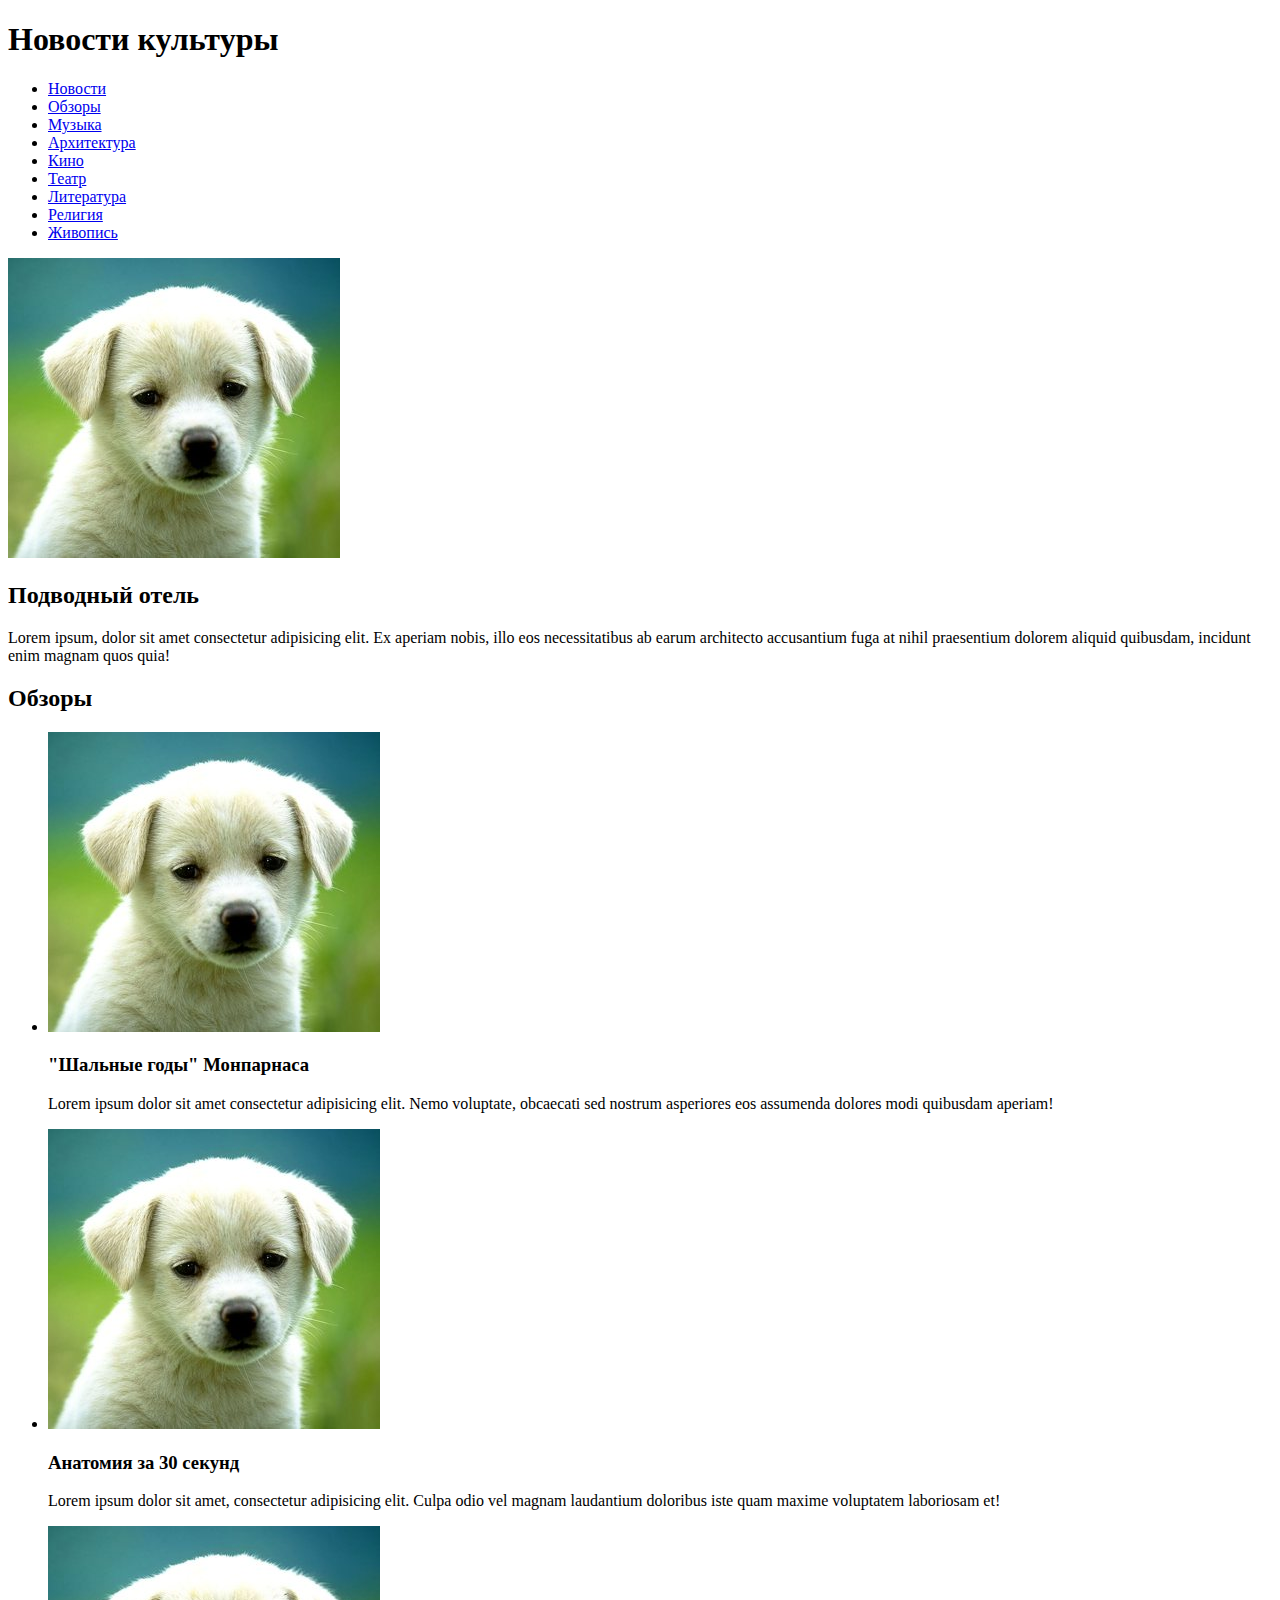
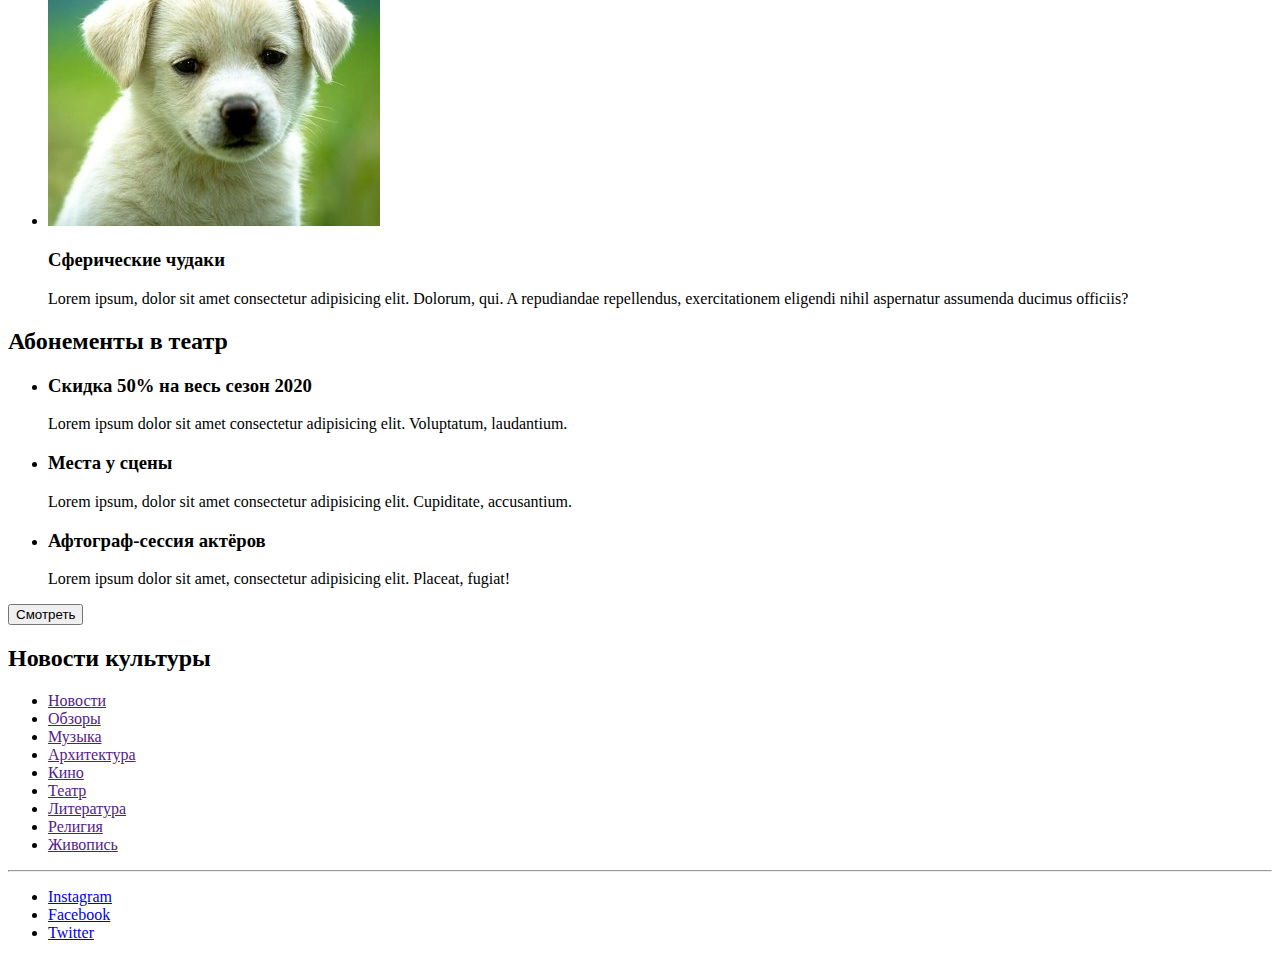
<file: case-1/index.html>
<!DOCTYPE html>
<html lang="en">
<head>
    <meta charset="UTF-8">
    <meta http-equiv="X-UA-Compatible" content="IE=edge">
    <meta name="viewport" content="width=device-width, initial-scale=1.0">
    <title>Новости культуры</title>
</head>
<body>
    <header class="header">
        <h1 class="header-title"><a class="header-main-link">Новости культуры</a></h1>
        <nav class="header-nav">
            <ul class="nav-list">
                <li class="nav-list-item"><a href="#">Новости</a></li>
                <li class="nav-list-item"><a href="#">Обзоры</a></li>
                <li class="nav-list-item"><a href="#">Музыка</a></li>
                <li class="nav-list-item"><a href="#">Архитектура</a></li>
                <li class="nav-list-item"><a href="#">Кино</a></li>
                <li class="nav-list-item"><a href="#">Театр</a></li>
                <li class="nav-list-item"><a href="#">Литература</a></li>
                <li class="nav-list-item"><a href="#">Религия</a></li>
                <li class="nav-list-item"><a href="#">Живопись</a></li>
            </ul>
        </nav>
    </header>
    <main>
        <section class="first-news">
            <img src="/dog.jpg" alt="Логотип горы">
            <h2 class="first-news-title">
                Подводный отель
            </h2>
            <p class="first-news-subtitle">
                Lorem ipsum, dolor sit amet consectetur adipisicing elit. Ex aperiam nobis, illo eos necessitatibus ab earum architecto accusantium fuga at nihil praesentium dolorem aliquid quibusdam, incidunt enim magnam quos quia!
            </p>
        </section>
        <section class="overview">
            <h2 class="overview-title">Обзоры</h2>
            <ul class="overview-list">
                <li class="overview-item">
                    <img src="/dog.jpg" alt="Картина" class="overview-item-image">
                    <h3 class="overview-item-title">"Шальные годы" Монпарнаса</h3>
                    <p class="overview-item-subtitle">Lorem ipsum dolor sit amet consectetur adipisicing elit. Nemo voluptate, obcaecati sed nostrum asperiores eos assumenda dolores modi quibusdam aperiam!</p>
                </li>
                <li class="overview-item">
                    <img src="/dog.jpg" alt="Руки в глине" class="overview-item-image">
                    <h3 class="overview-item-title">Анатомия за 30 секунд</h3>
                    <p class="overview-item-subtitle">Lorem ipsum dolor sit amet, consectetur adipisicing elit. Culpa odio vel magnam laudantium doloribus iste quam maxime voluptatem laboriosam et!</p>
                </li>
                <li class="overview-item">
                    <img src="/dog.jpg" alt="Спектакль" class="overview-item-image">
                    <h3 class="overview-item-title">Сферические чудаки</h3>
                    <p class="overview-item-subtitle">Lorem ipsum, dolor sit amet consectetur adipisicing elit. Dolorum, qui. A repudiandae repellendus, exercitationem eligendi nihil aspernatur assumenda ducimus officiis?</p>
                </li>
            </ul>
        </section>

        <section class="abonements">
            <h2 class="abonements-title">Абонементы в театр</h2>
            <ul class="abonements-list">
                <li class="abonements-list-item">
                    <h3 class="abonements-item-title">Скидка 50% на весь сезон 2020</h3>
                    <p class="abonements-item-subtittle">Lorem ipsum dolor sit amet consectetur adipisicing elit. Voluptatum, laudantium.</p>
                </li>
                <li class="abonements-list-item">
                    <h3 class="abonements-item-title">Места у сцены</h3>
                    <p class="abonements-item-subtittle">Lorem ipsum, dolor sit amet consectetur adipisicing elit. Cupiditate, accusantium.</p>
                </li>
                <li class="abonements-list-item">
                    <h3 class="abonements-item-title">Афтограф-сессия актёров</h3>
                    <p class="abonements-item-subtittle">Lorem ipsum dolor sit amet, consectetur adipisicing elit. Placeat, fugiat!</p>
                </li>
            </ul>
            <button class="btn">Смотреть</button>
        </section>
    </main>
    <footer>
        <h2 class="footer-title">Новости культуры</h2>
        <ul class="footer-list">
            <li class="footer-list-item"><a href="">Новости</a></li>
            <li class="footer-list-item"><a href="">Обзоры</a></li>
            <li class="footer-list-item"><a href="">Музыка</a></li>
            <li class="footer-list-item"><a href="">Архитектура</a></li>
            <li class="footer-list-item"><a href="">Кино</a></li>
            <li class="footer-list-item"><a href="">Театр</a></li>
            <li class="footer-list-item"><a href="">Литература</a></li>
            <li class="footer-list-item"><a href="">Религия</a></li>
            <li class="footer-list-item"><a href="">Живопись</a></li>
        </ul>
        <hr>
        <ul class="footer-social-list">
            <li class="social-list-item"><a href="#">Instagram</a></li>
            <li class="social-list-item"><a href="#">Facebook</a></li>
            <li class="social-list-item"><a href="#">Twitter</a></li>
        </ul>
    </footer>
</body>
</html>
</file>
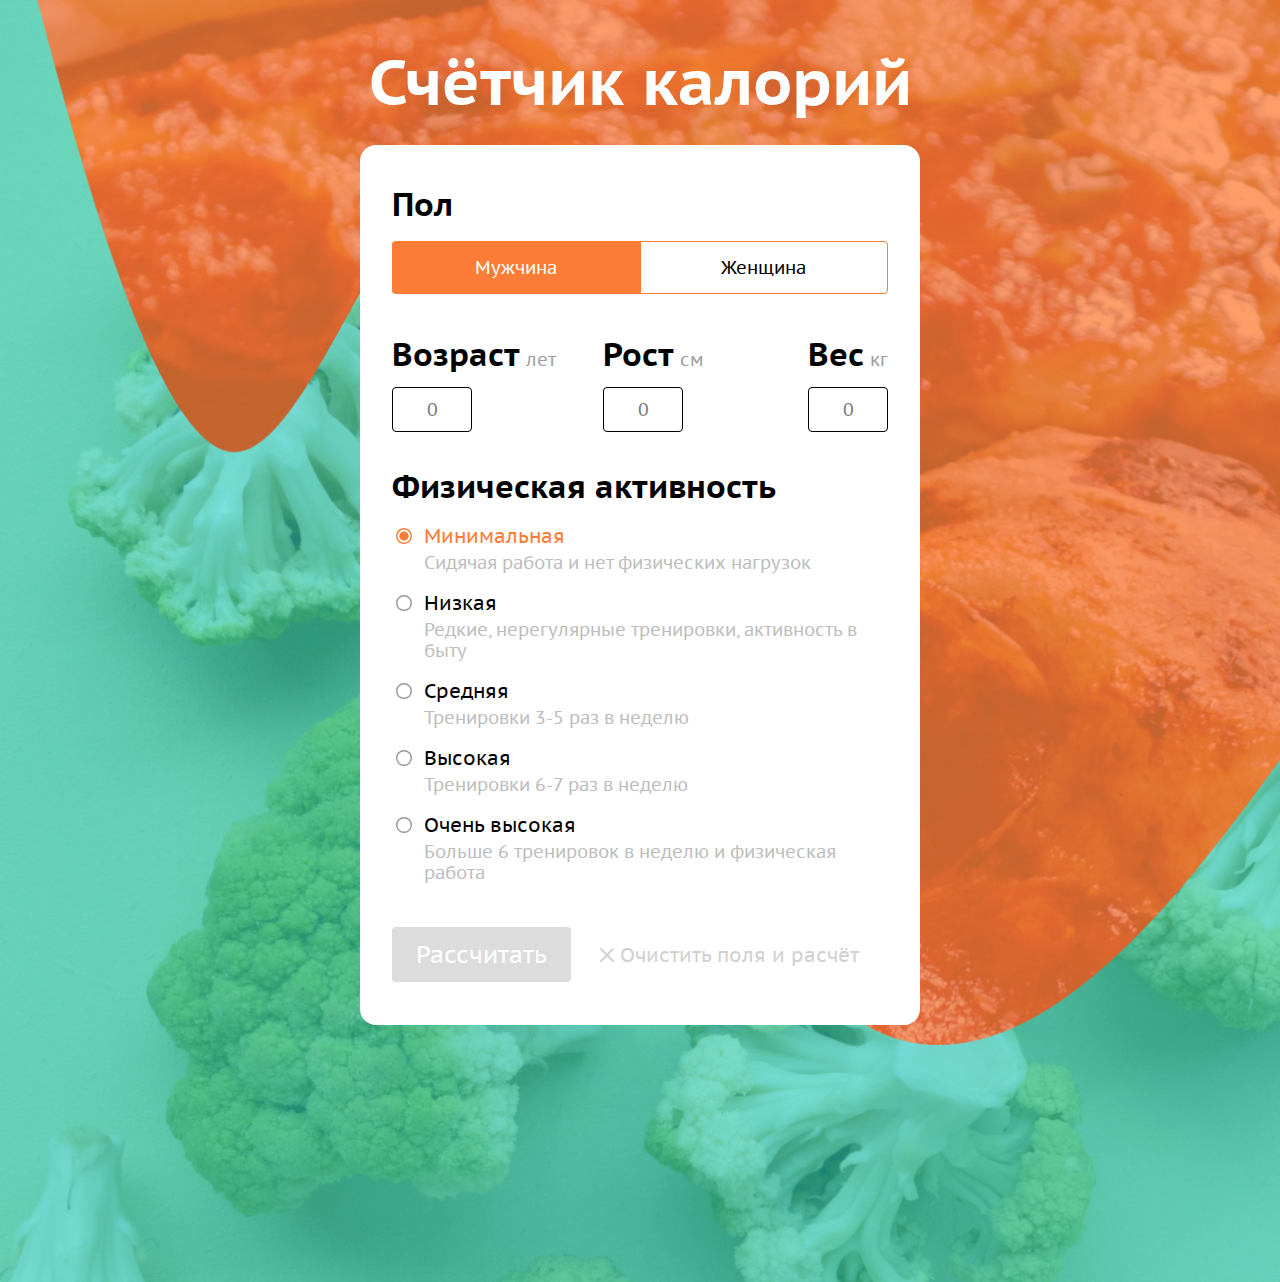
<file: projects/calories-calculator/index.html>
<!DOCTYPE html>
<html lang="ru">
<head>
  <meta charset="UTF-8">
  <meta name="viewport" content="width=device-width, initial-scale=1.0, viewport-fit=cover">
  <link rel="preload" href="fonts/pt-sans-caption-bold.woff2" as="font" type="font/woff2" crossorigin="anonymous">
  <link rel="preload" href="fonts/pt-sans-caption-regular.woff2" as="font" type="font/woff2" crossorigin="anonymous">
  <link rel="stylesheet" href="css/normalize.css">
  <link rel="stylesheet" href="css/style.css">
  <title>Счётчик калорий</title>
</head>
<body class="page">
  <main class="main">
    <div class="container">
      <article class="counter">
        <h1 class="counter__heading heading-main">
          Счётчик калорий
        </h1>
        <form class="counter__form form" name="counter" action="#" method="POST">
          <div class="form__item">
            <h2 class="heading">
              Пол
            </h2>
            <ul class="switcher">
              <li class="switcher__item">
                <input id="gender-male" name="gender" value="male" type="radio" checked required>
                <label for="gender-male">
                  Мужчина
                </label>
              </li>
              <li class="switcher__item">
                <input id="gender-female" name="gender" value="female" type="radio" required>
                <label for="gender-female">
                  Женщина
                </label>
              </li>
            </ul>
          </div>
          <fieldset class="form__item form__parameters" name="parameters">
            <legend class="visually-hidden">
              Физические параметры
            </legend>
            <div class="inputs-group">
              <div class="input">
                <div class="input__heading">
                  <label class="heading" for="age">
                    Возраст
                  </label>
                  <span class="input__heading-unit">
                    лет
                  </span>
                </div>
                <div class="input__wrapper">
                  <input type="text" id="age" name="age" placeholder="0" inputmode="decimal" maxlength="3" required>
                </div>
              </div>
              <div class="input">
                <div class="input__heading">
                  <label class="heading" for="height">
                    Рост
                  </label>
                  <span class="input__heading-unit">
                    см
                  </span>
                </div>
                <div class="input__wrapper">
                  <input type="text" id="height" name="height" placeholder="0" inputmode="decimal" maxlength="3" required>
                </div>
              </div>
              <div class="input">
                <div class="input__heading">
                  <label class="heading" for="weight">
                    Вес
                  </label>
                  <span class="input__heading-unit">
                    кг
                  </span>
                </div>
                <div class="input__wrapper">
                  <input type="text" id="weight" name="weight" placeholder="0" inputmode="decimal" maxlength="3" required>
                </div>
              </div>
            </div>
          </fieldset>
          <fieldset class="form__item">
            <legend class="heading">
              Физическая активность
            </legend>
            <ul class="radios-group">
              <li class="radio">
                <div class="radio__wrapper">
                  <input id="activity-minimal" name="activity" value="min" type="radio" checked required>
                  <label for="activity-minimal">
                    Минимальная
                  </label>
                </div>
                <p class="radio__description">
                  Сидячая работа и нет физических нагрузок
                </p>
              </li>
              <li class="radio">
                <div class="radio__wrapper">
                  <input id="activity-low" name="activity" value="low" type="radio" required>
                  <label for="activity-low">
                    Низкая
                  </label>
                </div>
                <p class="radio__description">
                  Редкие, нерегулярные тренировки, активность в быту
                </p>
              </li>
              <li class="radio">
                <div class="radio__wrapper">
                  <input id="activity-medium" name="activity" value="medium" type="radio" required>
                  <label for="activity-medium">
                    Средняя
                  </label>
                </div>
                <p class="radio__description">
                  Тренировки 3-5 раз в неделю
                </p>
              </li>
              <li class="radio">
                <div class="radio__wrapper">
                  <input id="activity-high" name="activity" value="high" type="radio" required>
                  <label for="activity-high">
                    Высокая
                  </label>
                </div>
                <p class="radio__description">
                  Тренировки 6-7 раз в неделю
                </p>
              </li>
              <li class="radio">
                <div class="radio__wrapper">
                  <input id="activity-maximal" name="activity" value="max" type="radio" required>
                  <label for="activity-maximal">
                    Очень высокая
                  </label>
                </div>
                <p class="radio__description">
                  Больше 6 тренировок в неделю и физическая работа
                </p>
              </li>
            </ul>
          </fieldset>
          <div class="form__submit">
            <button class="form__submit-button button" name="submit" type="submit" disabled>
              Рассчитать
            </button>
            <button class="form__reset-button" name="reset" type="reset" disabled>
              <svg width="24" height="24" viewbox="0 0 24 24" fill="#FD3636" xmlns="http://www.w3.org/2000/svg">
                <path fill-rule="evenodd" clip-rule="evenodd" d="M13.4143 12.0002L18.7072 6.70725C19.0982 6.31625 19.0982 5.68425 18.7072 5.29325C18.3162 4.90225 17.6842 4.90225 17.2933 5.29325L12.0002 10.5862L6.70725 5.29325C6.31625 4.90225 5.68425 4.90225 5.29325 5.29325C4.90225 5.68425 4.90225 6.31625 5.29325 6.70725L10.5862 12.0002L5.29325 17.2933C4.90225 17.6842 4.90225 18.3162 5.29325 18.7072C5.48825 18.9022 5.74425 19.0002 6.00025 19.0002C6.25625 19.0002 6.51225 18.9022 6.70725 18.7072L12.0002 13.4143L17.2933 18.7072C17.4882 18.9022 17.7443 19.0002 18.0002 19.0002C18.2562 19.0002 18.5122 18.9022 18.7072 18.7072C19.0982 18.3162 19.0982 17.6842 18.7072 17.2933L13.4143 12.0002Z"/>
              </svg>
              <span>
                Очистить поля и расчёт
              </span>
            </button>
          </div>
        </form>
        <section class="counter__result counter__result--hidden">
          <h2 class="heading">
            Ваша норма калорий
          </h2>
          <ul class="counter__result-list">
            <li class="counter__result-item">
              <h3>
                <span id="calories-norm">3 800</span> ккал
              </h3>
              <p>
                поддержание веса
              </p>
            </li>
            <li class="counter__result-item">
              <h3>
                <span id="calories-minimal">3 300</span> ккал
              </h3>
              <p>
                снижение веса
              </p>
            </li>
            <li class="counter__result-item">
              <h3>
                <span id="calories-maximal">4 000</span> ккал
              </h3>
              <p>
                набор веса
              </p>
            </li>
          </ul>
        </section>
      </article>
    </div>
  </main>
  <script type="module" src="js/script.js"></script>
</body>
</html>
</file>
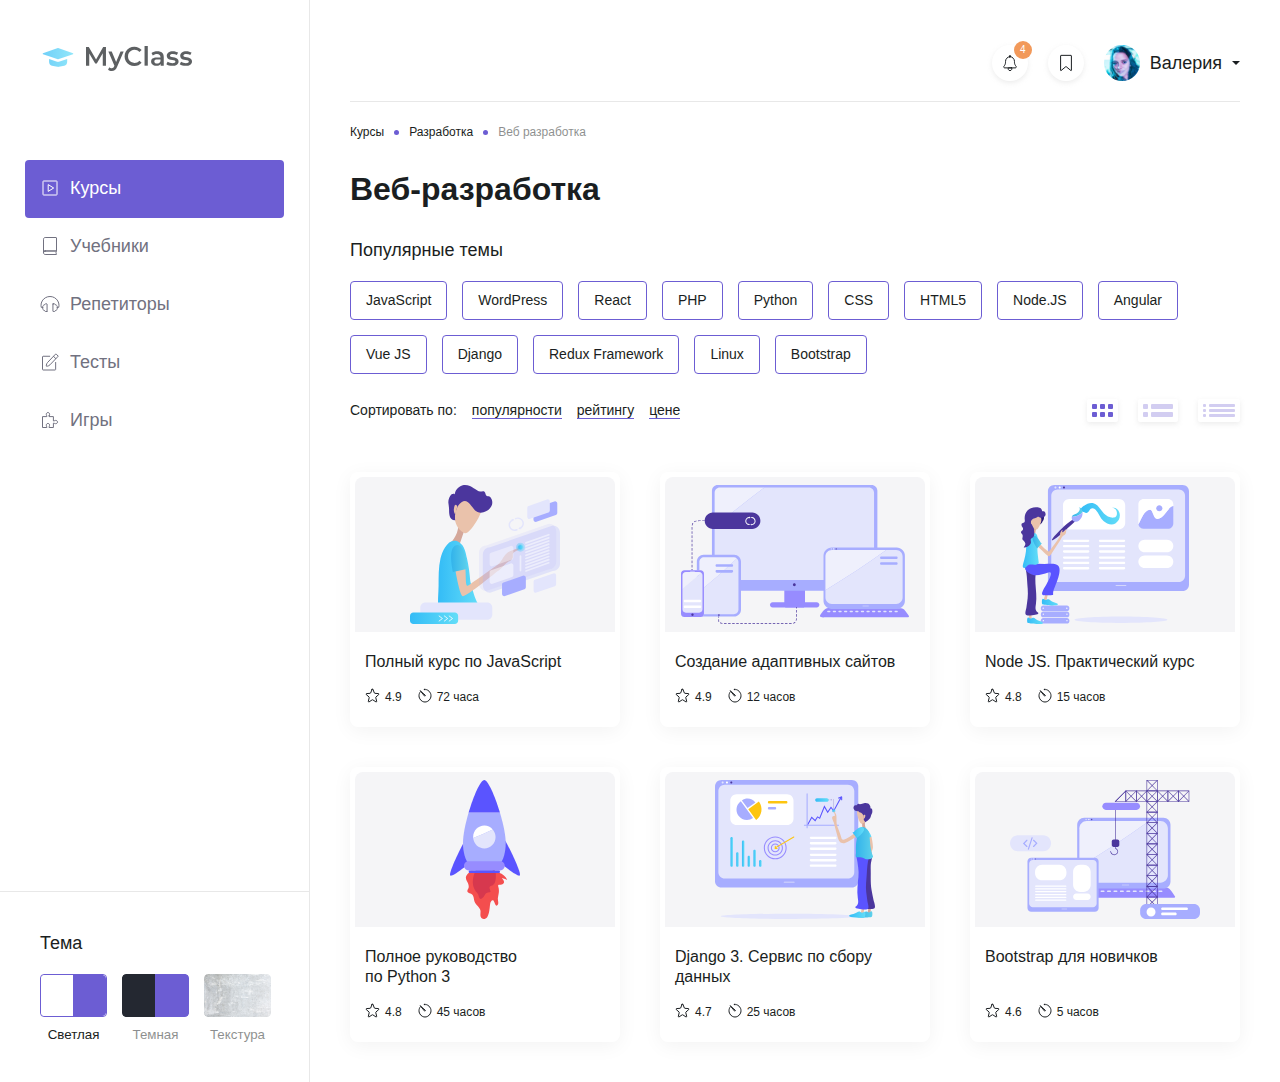
<file: skills/DOM/index.html>
<!DOCTYPE html>
<html lang="ru">
  <head>
    <meta charset="utf-8">
    <meta name="viewport" content="width=device-width, initial-scale=1">
    <link rel="stylesheet" href="css/style.css">
    <title>Online образование с MyClass</title>
  </head>
  <body class="page container">
    <!--SVG Sprite-->
    <div style="display: none;">
      <svg>
        <symbol id="star">
          <path d="M7.05863 1.31256C7.2184 0.895814 7.7816 0.895815 7.94137 1.31256L9.35687 5.00488C9.4249 5.18235 9.58391 5.30336 9.76606 5.31629L13.5558 5.58547C13.9836 5.61585 14.1576 6.17693 13.8286 6.46487L10.9137 9.01603C10.7736 9.13865 10.7128 9.33445 10.7574 9.51991L11.6841 13.3786C11.7887 13.8141 11.333 14.1609 10.9699 13.9221L7.75289 11.8065C7.59827 11.7048 7.40173 11.7048 7.24711 11.8065L4.03006 13.9221C3.66696 14.1609 3.21132 13.8141 3.31592 13.3786L4.24263 9.51991C4.28717 9.33445 4.22644 9.13865 4.08634 9.01603L1.17138 6.46487C0.842371 6.17693 1.01641 5.61585 1.44416 5.58547L5.23394 5.31629C5.41609 5.30336 5.5751 5.18235 5.64313 5.00488L7.05863 1.31256Z" fill="none" stroke-linecap="square"/>
        </symbol>
        <symbol id="time">
          <path d="M2.8793 4.43847C2.74676 4.67203 2.62942 4.91634 2.52864 5.16999L2.45672 5.35101C1.84776 6.88371 1.84776 8.60584 2.45672 10.1385C3.06569 11.6713 4.23373 12.889 5.7039 13.5238C7.17407 14.1587 8.82593 14.1587 10.2961 13.5238C11.7663 12.889 12.9343 11.6713 13.5433 10.1385C14.1522 8.60584 14.1522 6.88371 13.5433 5.35101C12.9343 3.8183 11.7663 2.60057 10.2961 1.9657C10.0385 1.85447 9.77538 1.76273 9.50861 1.69048M7.50367 1.32179C7.55442 1.19406 7.65176 1.09258 7.77427 1.03968C7.89679 0.986774 8.03444 0.986774 8.15696 1.03968C8.27947 1.09258 8.37681 1.19406 8.42755 1.32179C8.4783 1.44951 8.4783 1.59302 8.42755 1.72075C8.37681 1.84848 8.27947 1.94995 8.15696 2.00286C8.03444 2.05576 7.89679 2.05576 7.77427 2.00286C7.65176 1.94995 7.55442 1.84848 7.50367 1.72075C7.45293 1.59302 7.45293 1.44951 7.50367 1.32179ZM3.40762 2.97006L8.19738 7.19534C8.31479 7.29891 8.38251 7.45112 8.38251 7.61146C8.38251 7.91251 8.14841 8.15657 7.85964 8.15657C7.70584 8.15657 7.55984 8.08597 7.46049 7.96357L3.40762 2.97006Z" fill="none" stroke-linecap="round" stroke-linejoin="round"/>
        </symbol>
      </svg>
    </div>
    <header class="main-header">
      <nav class="main-nav">
        <a class="main-header-logo" href="#">
          <svg class="logo" width="152" height="36" viewBox="0 0 152 36" fill="none">
            <path d="M62.7835 25.6713L62.7574 13.3701L56.754 23.5504H55.2401L49.2366 13.5292V25.6713H46V7.11347H48.7929L56.0492 19.4146L63.175 7.11347H65.9679L65.994 25.6713H62.7835Z"/>
            <path d="M83.667 11.5143L77.1415 26.8112C76.5325 28.3489 75.7929 29.427 74.9229 30.0456C74.0528 30.6819 73 31 71.7646 31C71.0685 31 70.3812 30.8851 69.7025 30.6554C69.0239 30.4256 68.467 30.1075 68.032 29.701L69.3371 27.2619C69.6503 27.5624 70.0157 27.801 70.4334 27.9777C70.8684 28.1545 71.3034 28.2428 71.7385 28.2428C72.3127 28.2428 72.7825 28.0926 73.148 27.7922C73.5308 27.4917 73.8788 26.988 74.192 26.281L74.4269 25.7243L68.3452 11.5143H71.7385L76.1236 21.9862L80.5348 11.5143H83.667Z"/>
            <path d="M94.349 25.9364C92.5044 25.9364 90.8339 25.5299 89.3374 24.7169C87.8583 23.8862 86.6924 22.7462 85.8398 21.2969C85.0045 19.8476 84.5869 18.2128 84.5869 16.3924C84.5869 14.5719 85.0132 12.9371 85.8659 11.4878C86.7185 10.0385 87.8844 8.90739 89.3635 8.09438C90.86 7.2637 92.5305 6.84836 94.3751 6.84836C95.8716 6.84836 97.2376 7.11347 98.4731 7.64369C99.7086 8.17391 100.753 8.94274 101.605 9.95016L99.4127 12.0445C98.0902 10.5953 96.4632 9.87063 94.5317 9.87063C93.2788 9.87063 92.1564 10.1534 91.1646 10.719C90.1727 11.2669 89.3983 12.0357 88.8415 13.0255C88.2846 14.0152 88.0062 15.1375 88.0062 16.3924C88.0062 17.6472 88.2846 18.7695 88.8415 19.7593C89.3983 20.749 90.1727 21.5267 91.1646 22.0923C92.1564 22.6402 93.2788 22.9141 94.5317 22.9141C96.4632 22.9141 98.0902 22.1806 99.4127 20.7137L101.605 22.8346C100.753 23.842 99.6999 24.6108 98.447 25.141C97.2115 25.6713 95.8455 25.9364 94.349 25.9364Z"/>
            <path d="M104.543 6H107.806V25.6713H104.543V6Z"/>
            <path d="M117.413 11.3552C119.467 11.3552 121.033 11.859 122.112 12.8664C123.208 13.8561 123.756 15.3584 123.756 17.3733V25.6713H120.676V23.948C120.276 24.5666 119.701 25.0438 118.953 25.3796C118.222 25.6978 117.335 25.8568 116.291 25.8568C115.247 25.8568 114.333 25.6801 113.55 25.3266C112.767 24.9555 112.158 24.4517 111.723 23.8155C111.305 23.1615 111.097 22.4281 111.097 21.6151C111.097 20.3425 111.558 19.3263 112.48 18.5663C113.42 17.7886 114.89 17.3998 116.891 17.3998H120.493V17.1877C120.493 16.1979 120.197 15.438 119.606 14.9077C119.032 14.3775 118.17 14.1124 117.022 14.1124C116.239 14.1124 115.464 14.2361 114.699 14.4836C113.95 14.731 113.315 15.0756 112.793 15.5175L111.514 13.105C112.245 12.5394 113.124 12.1064 114.15 11.8059C115.177 11.5055 116.265 11.3552 117.413 11.3552ZM116.969 23.4443C117.787 23.4443 118.509 23.2587 119.136 22.8876C119.78 22.4988 120.232 21.9509 120.493 21.2439V19.6002H117.126C115.247 19.6002 114.307 20.2276 114.307 21.4825C114.307 22.0834 114.542 22.5606 115.012 22.9141C115.482 23.2676 116.134 23.4443 116.969 23.4443Z"/>
            <path d="M132.25 25.8568C131.119 25.8568 130.014 25.7066 128.935 25.4062C127.856 25.1057 126.995 24.7257 126.351 24.2662L127.604 21.7476C128.23 22.1718 128.979 22.5164 129.849 22.7815C130.736 23.029 131.606 23.1527 132.459 23.1527C134.408 23.1527 135.382 22.6313 135.382 21.5885C135.382 21.0937 135.13 20.749 134.625 20.5546C134.138 20.3602 133.346 20.1746 132.25 19.9979C131.102 19.8211 130.162 19.6179 129.431 19.3881C128.718 19.1584 128.091 18.7607 127.552 18.1951C127.03 17.6119 126.769 16.8077 126.769 15.7826C126.769 14.4394 127.317 13.3701 128.413 12.5748C129.527 11.7618 131.023 11.3552 132.903 11.3552C133.86 11.3552 134.817 11.4701 135.774 11.6999C136.731 11.912 137.514 12.2036 138.123 12.5748L136.87 15.0933C135.687 14.3864 134.356 14.0329 132.877 14.0329C131.919 14.0329 131.189 14.1831 130.684 14.4836C130.197 14.7663 129.953 15.1463 129.953 15.6235C129.953 16.1538 130.214 16.5338 130.736 16.7635C131.276 16.9756 132.102 17.1789 133.216 17.3733C134.33 17.55 135.243 17.7533 135.957 17.983C136.67 18.2128 137.279 18.6016 137.784 19.1495C138.306 19.6974 138.567 20.4751 138.567 21.4825C138.567 22.8081 138.001 23.8685 136.87 24.6638C135.739 25.4592 134.199 25.8568 132.25 25.8568Z"/>
            <path d="M145.683 25.8568C144.552 25.8568 143.447 25.7066 142.368 25.4062C141.29 25.1057 140.428 24.7257 139.784 24.2662L141.037 21.7476C141.664 22.1718 142.412 22.5164 143.282 22.7815C144.169 23.029 145.04 23.1527 145.892 23.1527C147.841 23.1527 148.816 22.6313 148.816 21.5885C148.816 21.0937 148.563 20.749 148.059 20.5546C147.571 20.3602 146.78 20.1746 145.683 19.9979C144.535 19.8211 143.595 19.6179 142.864 19.3881C142.151 19.1584 141.524 18.7607 140.985 18.1951C140.463 17.6119 140.202 16.8077 140.202 15.7826C140.202 14.4394 140.75 13.3701 141.846 12.5748C142.96 11.7618 144.457 11.3552 146.336 11.3552C147.293 11.3552 148.25 11.4701 149.207 11.6999C150.164 11.912 150.947 12.2036 151.556 12.5748L150.303 15.0933C149.12 14.3864 147.789 14.0329 146.31 14.0329C145.353 14.0329 144.622 14.1831 144.117 14.4836C143.63 14.7663 143.386 15.1463 143.386 15.6235C143.386 16.1538 143.647 16.5338 144.169 16.7635C144.709 16.9756 145.535 17.1789 146.649 17.3733C147.763 17.55 148.676 17.7533 149.39 17.983C150.103 18.2128 150.712 18.6016 151.217 19.1495C151.739 19.6974 152 20.4751 152 21.4825C152 22.8081 151.434 23.8685 150.303 24.6638C149.172 25.4592 147.632 25.8568 145.683 25.8568Z"/>
            <path d="M8.2962 16.0265L17.8572 19.3536C17.95 19.3859 18.0504 19.3859 18.1432 19.3536L32.991 14.1867C33.4033 14.0433 33.4033 13.4345 32.991 13.2911L18.1432 8.12422C18.0504 8.09192 17.95 8.09192 17.8572 8.12422L3.00937 13.2911C2.59714 13.4345 2.59714 14.0433 3.00937 14.1867L8.2962 16.0265Z" fill="url(#paint0_linear)"/>
            <path d="M9.08895 21.972V19.039L17.0708 21.8166C17.6741 22.0265 18.3263 22.0265 18.9296 21.8166L27.1753 18.9472V21.972C27.1753 23.7721 25.9582 25.3219 24.2674 25.675L18.8415 26.8079C18.3732 26.9056 17.891 26.9056 17.4227 26.8079L11.9968 25.675C10.306 25.3219 9.08895 23.7721 9.08895 21.972Z" fill="url(#paint1_linear)"/>
            <defs>
            <linearGradient id="paint0_linear" x1="2.7002" y1="18" x2="33.3002" y2="18" gradientUnits="userSpaceOnUse">
            <stop stop-color="#34BCF6"/>
            <stop offset="1" stop-color="#63DDF8"/>
            </linearGradient>
            <linearGradient id="paint1_linear" x1="2.7002" y1="18" x2="33.3002" y2="18" gradientUnits="userSpaceOnUse">
            <stop stop-color="#34BCF6"/>
            <stop offset="1" stop-color="#63DDF8"/>
            </linearGradient>
            </defs>
          </svg>
        </a>
        <ul class="site-navigation">
          <li class="site-navigation-item">
            <a class="site-navigation-link site-navigation-link-active" href="#">
              <svg  width="20" height="20" viewBox="0 0 20 20">
                <path fill="none" stroke-miterlimit="10" d="M3.5,3h13C16.8,3,17,3.2,17,3.5v13c0,0.3-0.2,0.5-0.5,0.5h-13C3.2,17,3,16.8,3,16.5v-13C3,3.2,3.2,3,3.5,3z"/>
                <polygon fill="none" stroke-miterlimit="10" points="13.7,10 8.2,6.6 8.2,13.4 "/>
                </svg>
              <span>Курсы</span>
            </a>
          </li>
          <li class="site-navigation-item">
            <a class="site-navigation-link" href="#">
              <svg width="20" height="20" viewBox="0 0 20 20" fill="none">
                <path d="M5.125 14.9828C4.25025 14.9828 3.53694 15.7308 3.50139 16.668C3.50133 16.6695 3.5 16.6696 3.5 16.6681V3.25862C3.5 2.28736 4.22754 1.5 5.125 1.5H16.2347C16.3812 1.5 16.5 1.62855 16.5 1.78712V14.9095C16.5 14.95 16.4697 14.9828 16.4323 14.9828H5.125ZM5.125 14.9828C4.22754 14.9828 3.5 15.7701 3.5 16.7414C3.5 17.7126 4.22754 18.5 5.125 18.5H16.4323C16.4697 18.5 16.5 18.4672 16.5 18.4267V18.2943C16.5 18.1268 16.4299 17.9707 16.3309 17.842C16.0982 17.5397 15.9583 17.1509 15.9583 16.7267C15.9583 16.3026 16.0982 15.9138 16.3309 15.6115C16.4299 15.4827 16.5 15.3266 16.5 15.1591V15.0011C16.5 14.991 16.4924 14.9828 16.4831 14.9828H5.125Z" stroke-linecap="round" stroke-linejoin="round"/>
                </svg>
              <span>Учебники</span>
            </a>
          </li>
          <li class="site-navigation-item">
            <a class="site-navigation-link" href="#">
              <svg width="20" height="20" viewBox="0 0 20 20" fill="none">
                <path d="M2.72771 13.5813L1.22964 13.3358C1.07866 12.6917 1 12.0257 1 11.3487C1 8.18737 2.71539 5.26617 5.5 3.6855C8.28461 2.10483 11.7154 2.10483 14.5 3.6855C17.2846 5.26617 19 8.18737 19 11.3487C19 12.0129 18.9243 12.6664 18.7789 13.2991L17.2719 13.5461M13.1662 9.83679C13.0317 9.83679 12.9226 9.94401 12.9226 10.0763V17.2605C12.9226 17.3928 13.0317 17.5 13.1662 17.5H14.6276C14.7621 17.5 14.8712 17.3928 14.8712 17.2605C14.8712 17.0665 14.9765 16.8872 15.1474 16.7902L16.6224 15.9529C17.0243 15.7247 17.2719 15.3031 17.2719 14.8468V12.49C17.2719 12.0337 17.0243 11.612 16.6224 11.3839L15.1474 10.5466C14.9765 10.4496 14.8712 10.2703 14.8712 10.0763C14.8712 9.94401 14.7621 9.83679 14.6276 9.83679H13.1662ZM6.83338 17.5C6.9679 17.5 7.07695 17.3928 7.07695 17.2605V10.0763C7.07695 9.94401 6.9679 9.83679 6.83338 9.83679H5.37196C5.23744 9.83679 5.12839 9.94401 5.12839 10.0763C5.12839 10.2703 5.0231 10.4496 4.85219 10.5466L3.3772 11.3839C2.97528 11.612 2.72768 12.0337 2.72768 12.49V14.8468C2.72768 15.3031 2.97528 15.7247 3.3772 15.9529L4.85218 16.7902C5.0231 16.8872 5.12839 17.0665 5.12839 17.2605C5.12839 17.3928 5.23744 17.5 5.37196 17.5H6.83338Z" stroke-linecap="square"/>
                </svg>
              <span>Репетиторы</span>
            </a>
          </li>
          <li class="site-navigation-item">
            <a class="site-navigation-link" href="#">
              <svg width="20" height="20" viewBox="0 0 20 20" fill="none">
                <path d="M9.72976 4.26411H3.04771C2.74522 4.26411 2.5 4.52035 2.5 4.83643V17.4277C2.5 17.7438 2.74522 18 3.04771 18H15.0973C15.3998 18 15.645 17.7438 15.645 17.4277V10.4453M13.4941 4.28185L15.8166 6.7087M17.8398 3.7867L16.2907 2.16791C16.0764 1.94403 15.7291 1.94403 15.5148 2.16791L7.62099 10.4166C6.93621 11.1321 6.49758 12.0646 6.37365 13.0682L6.25497 14.0294C6.23756 14.1703 6.35245 14.2904 6.48734 14.2722L7.40714 14.1482C8.3676 14.0187 9.25994 13.5603 9.94472 12.8448L17.8398 4.59476C18.0534 4.37162 18.0534 4.00984 17.8398 3.7867Z" stroke-linecap="round" stroke-linejoin="round"/>
                </svg>
              <span>Тесты</span>
            </a>
          </li>
          <li class="site-navigation-item">
            <a class="site-navigation-link" href="#">
              <svg width="20" height="20" viewBox="0 0 20 20" fill="none">
                <path d="M9.32315 5.28836C9.18053 5.68809 9.03812 6.08721 9.03812 6.50263V6.60316H13.3969V10.9619H13.4976C13.913 10.9619 14.3121 10.8195 14.7118 10.6769C14.991 10.5773 15.2705 10.4776 15.556 10.4262C15.6516 10.409 15.7494 10.4001 15.8485 10.4001C16.4385 10.4001 16.9837 10.7149 17.2787 11.2259C17.5738 11.7368 17.5738 12.3664 17.2787 12.8773C16.9837 13.3883 16.4385 13.7031 15.8485 13.7031C15.7494 13.7031 15.6516 13.6942 15.556 13.677C15.2704 13.6256 14.9909 13.5259 14.7116 13.4263C14.3119 13.2836 13.9128 13.1412 13.4974 13.1412H13.3969V17.5H9.03812V17.3995C9.03812 16.9841 9.18053 16.585 9.32315 16.1852C9.42278 15.906 9.52251 15.6265 9.57389 15.3409C9.59109 15.2453 9.59997 15.1474 9.59997 15.0483C9.59997 14.4583 9.28521 13.9131 8.77424 13.6181C8.26327 13.3231 7.63374 13.3231 7.12277 13.6181C6.6118 13.9131 6.29704 14.4583 6.29704 15.0483C6.29704 15.1474 6.30591 15.2453 6.32311 15.3409C6.37448 15.6264 6.47419 15.9059 6.57379 16.1851C6.71638 16.5848 6.85875 16.9839 6.85875 17.3992V17.5H2.5V6.60316H6.85875V6.50234C6.85875 6.08698 6.71638 5.6879 6.57379 5.28821C6.47419 5.00903 6.37448 4.72954 6.32311 4.44399C6.30592 4.34839 6.29704 4.25056 6.29704 4.15146C6.29704 3.56145 6.6118 3.01626 7.12277 2.72125C7.63374 2.42625 8.26327 2.42625 8.77424 2.72125C9.28521 3.01626 9.59997 3.56145 9.59997 4.15146C9.59997 4.25057 9.59109 4.34841 9.57389 4.44401C9.52251 4.7296 9.42278 5.00913 9.32315 5.28836Z" stroke-linecap="round" stroke-linejoin="round"/>
                </svg>
              <span>Игры</span>
            </a>
          </li>
        </ul>
      </nav>
      <section class="settings">
        <h2>Тема</h2>
        <ul class="theme-list">
          <li class="theme-item">
            <button class="theme-button active" type="button">
              <img src="img/theme-light-preview.png" width="67" height="43" alt="Белый и сиреневый цвета темы">
              <span>Светлая</span>
            </button>
          </li>
          <li class="theme-item">
            <button class="theme-button" type="button">
              <img src="img/theme-dark-preview.png" width="67" height="43" alt="тёмный и сиреневый цвета темы">
              <span>Темная</span>
            </button>
          </li>
          <li class="theme-item">
            <button class="theme-button" type="button">
              <img src="img/theme-texture-preview.png" width="67" height="43" alt="Серый камень">
              <span>Текстура</span>
            </button>
          </li>
        </ul>
      </section>
    </header>
    <main class="main-page">
      <div class="user-menu-wrapper">
        <ul class="user-menu">
          <li class="user-menu-item">
            <a class="user-menu-button user-menu-button-notification" href="#">
              <span class="notification-count">4</span>
              <svg width="18" height="18" viewBox="0 0 18 18" fill="none">
                <path d="M10.6395 13.8845C10.7557 14.1411 10.8188 14.4259 10.8188 14.7202C10.8188 15.4096 10.4722 16.0467 9.90952 16.3915C9.34683 16.7362 8.65356 16.7362 8.09087 16.3915C7.52818 16.0467 7.18154 15.4096 7.18154 14.7202C7.18154 14.4259 7.24471 14.1411 7.36088 13.8845H10.6395Z" stroke-linecap="round"/>
                <path d="M8.90239 2.74273C7.78848 2.74273 6.7202 3.21227 5.93255 4.04807L5.76785 4.22283C4.98019 5.05863 4.5377 6.19222 4.5377 7.37422V8.19262C4.5377 9.697 3.9745 11.1398 2.972 12.2035C2.79797 12.3882 2.7002 12.6387 2.7002 12.8998C2.7002 13.4437 3.11567 13.8845 3.62818 13.8845H14.3722C14.8847 13.8845 15.3002 13.4437 15.3002 12.8998C15.3002 12.6387 15.2024 12.3882 15.0284 12.2035C14.0259 11.1398 13.4627 9.697 13.4627 8.19262V7.37422C13.4627 6.19222 13.0202 5.05863 12.2325 4.22284L12.0678 4.04807C11.2802 3.21227 10.2119 2.74273 9.098 2.74273H8.90239Z" stroke-linecap="round"/>
                <path d="M8.60645 2.74273H9.39395C9.46643 2.74273 9.5252 2.68037 9.5252 2.60345V1.90709C9.5252 1.59942 9.29015 1.35 9.0002 1.35C8.71025 1.35 8.4752 1.59942 8.4752 1.90709V2.60345C8.4752 2.68037 8.53396 2.74273 8.60645 2.74273Z" stroke-linecap="round"/>
              </svg>
              <span class="visually-hidden">Уведомления</span>
            </a>
          </li>
          <li class="user-menu-item">
            <a class="user-menu-button user-menu-button-bookmark" href="#">
              <svg width="18" height="18" viewBox="0 0 18 18" fill="none">
                <path d="M3.6001 1.62772C3.6001 1.47434 3.72098 1.35 3.8701 1.35H14.1301C14.2792 1.35 14.4001 1.47434 14.4001 1.62772V16.3718C14.4001 16.6046 14.1382 16.7341 13.9614 16.5886L9.16877 12.6448C9.07016 12.5637 8.93004 12.5637 8.83143 12.6448L4.03877 16.5886C3.86198 16.7341 3.6001 16.6046 3.6001 16.3718V1.62772Z" stroke-linejoin="round"/>
              </svg>
              <span class="visually-hidden">Добавить в закладки</span>
            </a>
          </li>
        </ul>
        <a class="user-button" href="#">
          <img src="img/user.jpg" width="36" height="36" alt="">
          <span>Валерия</span>
        </a>
      </div>
      <ul class="breadcrumbs">
        <li class="breadcrumbs-item">
          <a href="#">Курсы</a>
        </li>
        <li class="breadcrumbs-item">
          <a href="#">Разработка</a>
        </li>
        <li class="breadcrumbs-item">
          <a href="#">Веб разработка</a>
        </li>
      </ul>
      <article class="main-article">
        <h1>Веб-разработка</h1>
        <section class="main-article-section">
          <h2>Популярные темы</h2>
          <ul class="hashtags">
            <li class="hashtag">
              <a href="#">JavaScript</a>
            </li>
            <li class="hashtag">
              <a href="#">WordPress</a>
            </li>
            <li class="hashtag">
              <a href="#">React</a>
            </li>
            <li class="hashtag">
              <a href="#">PHP</a>
            </li>
            <li class="hashtag">
              <a href="#">Python</a>
            </li>
            <li class="hashtag">
              <a href="#">CSS</a>
            </li>
            <li class="hashtag">
              <a href="#">HTML5</a>
            </li>
            <li class="hashtag">
              <a href="#">Node.JS</a>
            </li>
            <li class="hashtag">
              <a href="#">Angular</a>
            </li>
            <li class="hashtag">
              <a href="#">Vue JS</a>
            </li>
            <li class="hashtag">
              <a href="#">Django</a>
            </li>
            <li class="hashtag">
              <a href="#">Redux Framework</a>
            </li>
            <li class="hashtag">
              <a href="#">Linux</a>
            </li>
            <li class="hashtag">
              <a href="#">Bootstrap</a>
            </li>
          </ul>
        </section>
        <div class="controls">
          <p class="sort-title">Сортировать по:</p>
          <ul class="sort-list">
            <li class="sort-item">
              <a href="#">популярности</a>
            </li>
            <li class="sort-item">
              <a href="#">рейтингу</a>
            </li>
            <li class="sort-item">
              <a href="#">цене</a>
            </li>
          </ul>
          <ul class="card-view-buttons">
            <li class="card-view-item">
              <button class="card-view-button active" type="button">
                <span class="visually-hidden">Плитка</span>
                <svg width="21" height="13" viewBox="0 0 21 13" fill="none">
                  <rect x="16" y="8" width="5" height="5" rx="1"/>
                  <rect x="8" y="8" width="5" height="5" rx="1"/>
                  <rect y="8" width="5" height="5" rx="1"/>
                  <rect x="16" width="5" height="5" rx="1"/>
                  <rect x="8" width="5" height="5" rx="1"/>
                  <rect width="5" height="5" rx="1"/>
                </svg>
              </button>
            </li>
            <li class="card-view-item">
              <button class="card-view-button" type="button">
                <span class="visually-hidden">Список</span>
                <svg width="30" height="13" viewBox="0 0 30 13" fill="none">
                  <rect x="8" y="8" width="22" height="5" rx="1"/>
                  <rect y="8" width="5" height="5" rx="1"/>
                  <rect x="8" width="22" height="5" rx="1"/>
                  <rect width="5" height="5" rx="1"/>
                </svg>
              </button>
            </li>
            <li class="card-view-item">
              <button class="card-view-button" type="button">
                <span class="visually-hidden">Компактный список</span>
                <svg width="32" height="13" viewBox="0 0 32 13" fill="none">
                  <rect x="6" y="10" width="26" height="3" rx="1"/>
                  <rect y="10" width="3" height="3" rx="1"/>
                  <rect x="6" y="5" width="26" height="3" rx="1"/>
                  <rect y="5" width="3" height="3" rx="1"/>
                  <rect x="6" width="26" height="3" rx="1"/>
                  <rect width="3" height="3" rx="1"/>
                </svg>
              </button>
            </li>
          </ul>
        </div>
        <ul class="cards">
          <li class="cards-item">
            <article class="card">
              <div class="card-img-background">
                <img src="img/picture-1.svg" width="142" height="132" alt="Парень рисует таблицу">
              </div>
              <div class="card-content">
                <h2>
                  <a href="#">Полный курс по JavaScript</a>
                </h2>
                <p>Освой самый популярный язык программирования — JavaScript, и научись применять знания на практике</p>
                <dl class="card-meta-list">
                  <div class="card-meta card-meta-raiting">
                    <dt>
                      <span class="visually-hidden">Рейтинг</span>
                      <svg>
                        <use xlink:href="#star"></use>
                      </svg>
                    </dt>
                    <dd>4.9</dd>
                  </div>
                  <div class="card-meta card-meta-time">
                    <dt>
                      <span class="visually-hidden">Время прочтения</span>
                      <svg>
                        <use xlink:href="#time"></use>
                      </svg>
                    </dt>
                    <dd>72 часа</dd>
                  </div>
                </dl>
              </div>
            </article>
          </li>
          <li class="cards-item">
            <article class="card">
              <div class="card-img-background">
                <img src="img/picture-2.svg" width="196" height="119" alt="Компьютер, планшет, разные виды мобильных телефонов">
              </div>
              <div class="card-content">
                <h2>
                  <a href="#">Создание адаптивных сайтов</a>
                </h2>
                <p>Адаптивная верстка с нуля для начинающих на примере одностраничного сайта</p>
                <dl class="card-meta-list">
                  <div class="card-meta card-meta-raiting">
                    <dt>
                      <span class="visually-hidden">Рейтинг</span>
                      <svg>
                        <use xlink:href="#star"></use>
                      </svg>
                    </dt>
                    <dd>4.9</dd>
                  </div>
                  <div class="card-meta card-meta-time">
                    <dt>
                      <span class="visually-hidden">Время прочтения</span>
                      <svg>
                        <use xlink:href="#time"></use>
                      </svg>
                    </dt>
                    <dd>12 часов</dd>
                  </div>
                </dl>
              </div>
            </article>
          </li>
          <li class="cards-item">
            <article class="card">
              <div class="card-img-background">
                <img src="img/picture-5.svg" width="159" height="132" alt="Девушка рисует график">
              </div>
              <div class="card-content">
                <h2>
                  <a href="#">Node JS. Практический курс</a>
                </h2>
                <p>Полный гайд по созданию сайтов и приложений на серверном JavaScript, включая базы данных и создание API</p>
                <dl class="card-meta-list">
                  <div class="card-meta card-meta-raiting">
                    <dt>
                      <span class="visually-hidden">Рейтинг</span>
                      <svg>
                        <use xlink:href="#star"></use>
                      </svg>
                    </dt>
                    <dd>4.8</dd>
                  </div>
                  <div class="card-meta card-meta-time">
                    <dt>
                      <span class="visually-hidden">Время прочтения</span>
                      <svg>
                        <use xlink:href="#time"></use>
                      </svg>
                    </dt>
                    <dd>15 часов</dd>
                  </div>
                </dl>
              </div>
            </article>
          </li>
          <li class="cards-item">
            <article class="card">
              <div class="card-img-background">
                <img src="img/picture-6.svg" width="72" height="141" alt="Ракета">
              </div>
              <div class="card-content">
                <h2>
                  <a href="#">Полное руководство по Python 3</a>
                </h2>
                <p>Доступно и просто для новичков. Начните с основ и пройдите весь путь до создания собственных приложений</p>
                <dl class="card-meta-list">
                  <div class="card-meta card-meta-raiting">
                    <dt>
                      <span class="visually-hidden">Рейтинг</span>
                      <svg>
                        <use xlink:href="#star"></use>
                      </svg>
                    </dt>
                    <dd>4.8</dd>
                  </div>
                  <div class="card-meta card-meta-time">
                    <dt>
                      <span class="visually-hidden">Время прочтения</span>
                      <svg>
                        <use xlink:href="#time"></use>
                      </svg>
                    </dt>
                    <dd>45 часов</dd>
                  </div>
                </dl>
              </div>
            </article>
          </li>
          <li class="cards-item">
            <article class="card">
              <div class="card-img-background">
                <img src="img/picture-3.svg" width="142" height="124" alt="Парень изучает графики">
              </div>
              <div class="card-content">
                <h2>
                  <a href="#">Django 3. Сервис по сбору данных</a>
                </h2>
                <p>Полноценный сервис, построенный на Django 3. Сбор данных о вакансиях с открытых источников по заданным параметрам</p>
                <dl class="card-meta-list">
                  <div class="card-meta card-meta-raiting">
                    <dt>
                      <span class="visually-hidden">Рейтинг</span>
                      <svg>
                        <use xlink:href="#star"></use>
                      </svg>
                    </dt>
                    <dd>4.7</dd>
                  </div>
                  <div class="card-meta card-meta-time">
                    <dt>
                      <span class="visually-hidden">Время прочтения</span>
                      <svg>
                        <use xlink:href="#time"></use>
                      </svg>
                    </dt>
                    <dd>25 часов</dd>
                  </div>
                </dl>
              </div>
            </article>
          </li>
          <li class="cards-item">
            <article class="card">
              <div class="card-img-background">
                <img src="img/picture-4.svg" width="180" height="131" alt="Кран, ноутбук и планшет">
              </div>
              <div class="card-content">
                <h2>
                  <a href="#">Bootstrap для новичков</a>
                </h2>
                <p>Научитесь верстать сайты быстро и эффективно, благодаря применению готовых компонентов фреймворка</p>
                <dl class="card-meta-list">
                  <div class="card-meta card-meta-raiting">
                    <dt>
                      <span class="visually-hidden">Рейтинг</span>
                      <svg>
                        <use xlink:href="#star"></use>
                      </svg>
                    </dt>
                    <dd>4.6</dd>
                  </div>
                  <div class="card-meta card-meta-time">
                    <dt>
                      <span class="visually-hidden">Время прочтения</span>
                      <svg>
                        <use xlink:href="#time"></use>
                      </svg>
                    </dt>
                    <dd>5 часов</dd>
                  </div>
                </dl>
              </div>
            </article>
          </li>
        </ul>
      </article>
    </main>
    <script src="js/script.js"></script>
  </body>
</html>
</file>
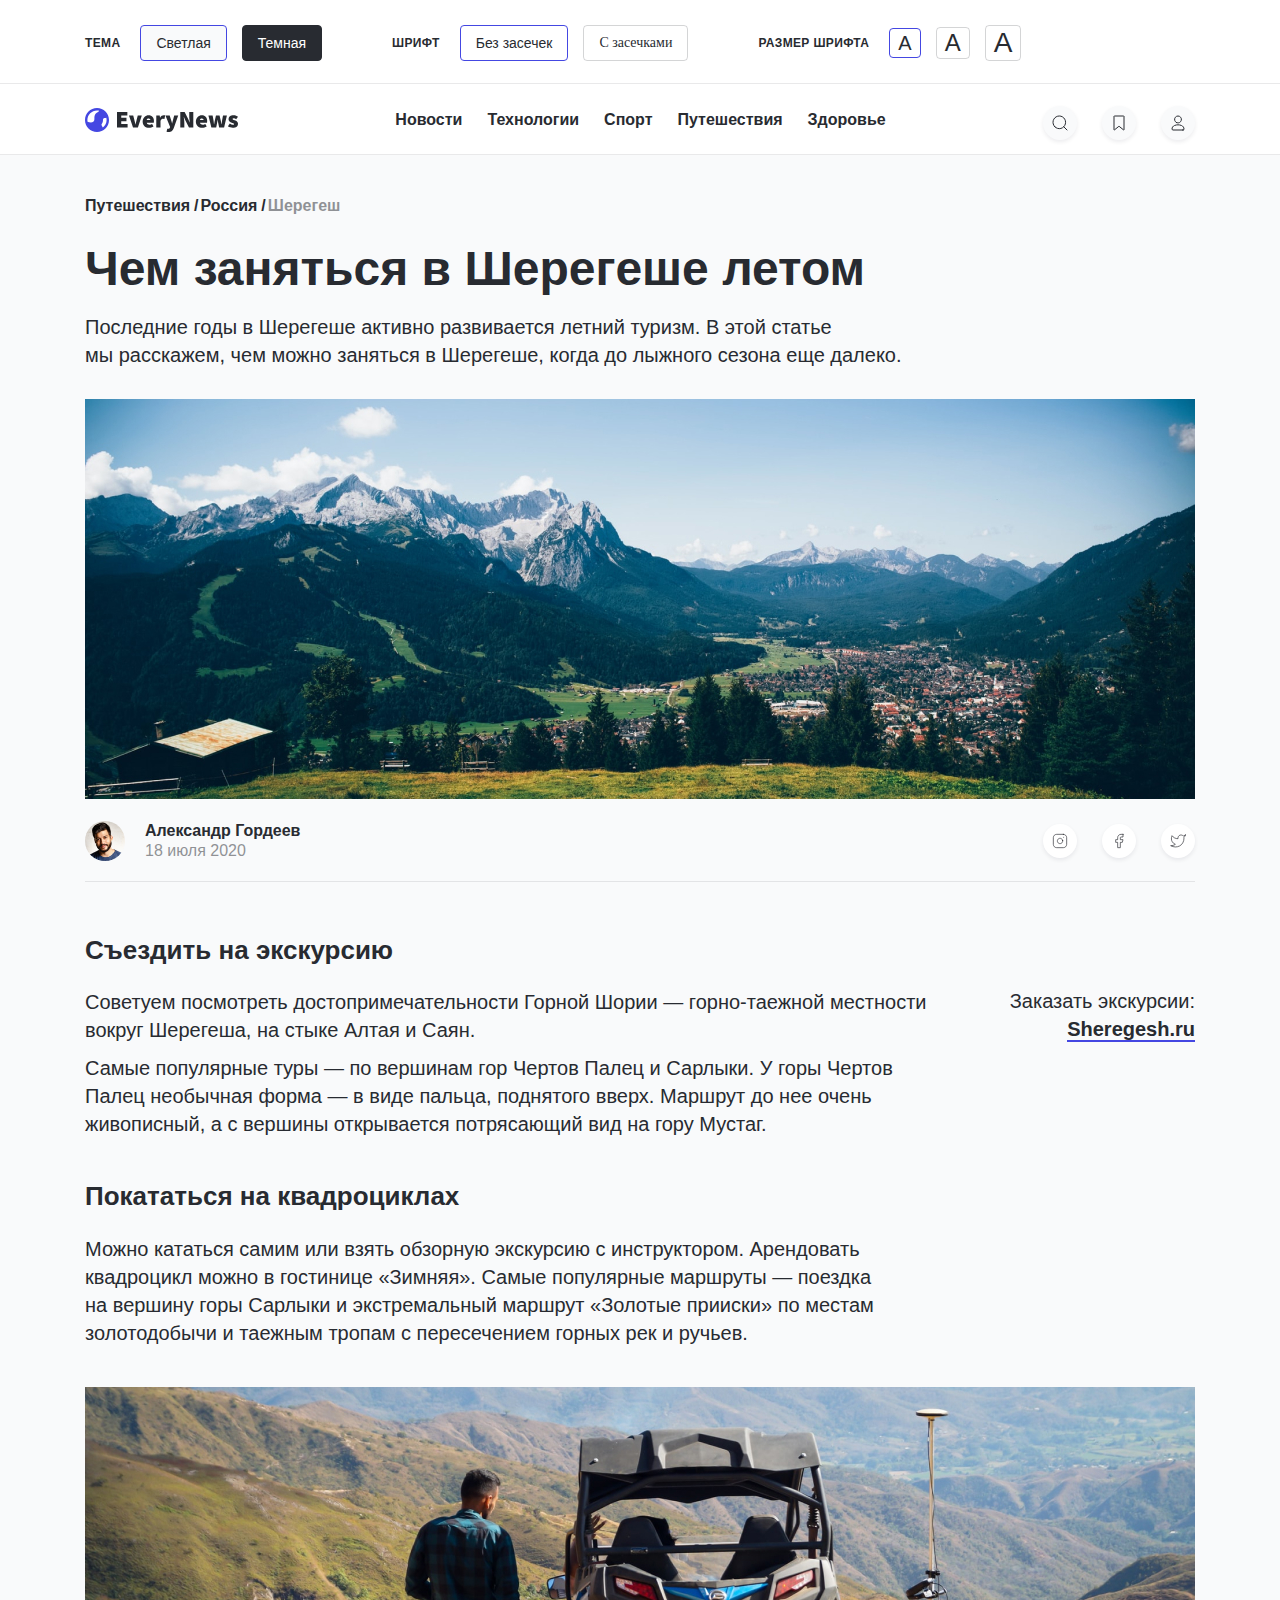
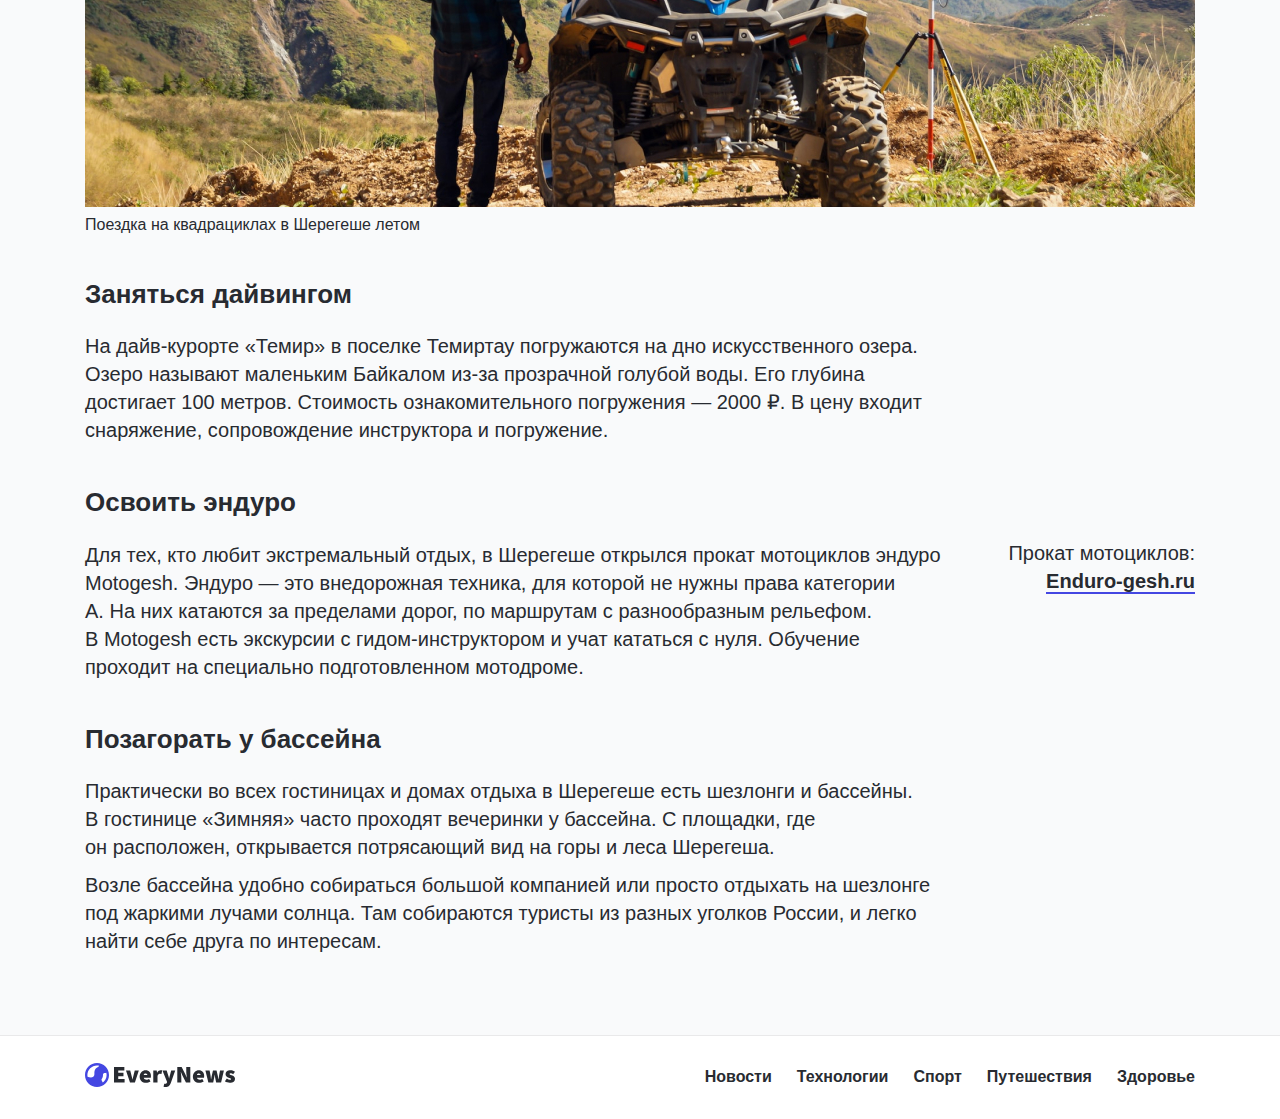
<file: skills/DOM/case-2/index.html>
<!DOCTYPE html>
<html lang="ru">
  <head>
    <meta charset="utf-8">
    <meta name="viewport" content="width=device-width, initial-scale=1">
    <link rel="stylesheet" href="css/style.css">
    <title>Чем заняться в Шерегеше летом</title>
  </head>
  <body>
    <header class="main-header">
      <section class="settings">
        <h2 class="visually-hidden">Настройки отображения сайта</h2>
        <dl class="container settings-content">
          <dt>Тема</dt>
          <dd>
            <ul class="themes">
              <li>
                <button class="theme-button active theme-button-light" type="button">Светлая</button>
              </li>
              <li>
                <button class="theme-button theme-button-dark" type="button">Темная</button>
              </li>
            </ul>
          </dd>
          <dt>Шрифт</dt>
          <dd>
            <ul class="fonts">
              <li>
                <button class="font-button active font-button-sans-serif" type="button">Без засечек</button>
              </li>
              <li>
                <button class="font-button font-button-serif" type="button">С засечками</button>
              </li>
            </ul>
          </dd>
          <dt>Размер шрифта</dt>
          <dd>
            <ul class="font-sizes">
              <li>
                <button class="font-size-button active font-size-button-s" type="button">А</button>
              </li>
              <li>
                <button class="font-size-button font-size-button-m" type="button">А</button>
              </li>
              <li>
                <button class="font-size-button font-size-button-l" type="button">А</button>
              </li>
            </ul>
          </dd>
        </dl>
      </section>
      <nav class="main-header-nav">
        <div class="container main-header-nav-content">
          <a class="main-header-logo" href="#">
            <svg class="logo" width="153" height="24" viewBox="0 0 153 24" fill="none" xmlns="http://www.w3.org/2000/svg">
              <path d="M32 19.5131V4H42.3572V7.43675H36.2415V9.87112H41.4694V13.3079H36.2415V16.0764H42.6038V19.5131H32Z"/>
              <path d="M48.0265 19.5131L43.9822 7.57995H48.2238L49.5554 12.7828C49.8513 13.9761 50.1472 15.2172 50.4432 16.506H50.5418C50.8377 15.2172 51.1336 13.9761 51.4296 12.7828L52.7612 7.57995H56.8054L52.9092 19.5131H48.0265Z"/>
              <path d="M64.0106 19.7995C63.1064 19.7995 62.268 19.6643 61.4953 19.3938C60.7226 19.1074 60.0486 18.7017 59.4732 18.1766C58.9142 17.6356 58.4703 16.9753 58.1415 16.1957C57.8127 15.4161 57.6483 14.533 57.6483 13.5465C57.6483 12.576 57.8127 11.7088 58.1415 10.9451C58.4868 10.1655 58.9306 9.50517 59.4732 8.9642C60.0321 8.42323 60.6651 8.00955 61.372 7.72315C62.0789 7.43675 62.8105 7.29356 63.5667 7.29356C64.4709 7.29356 65.26 7.44471 65.9341 7.74702C66.6081 8.04932 67.1671 8.46301 67.6109 8.98807C68.0548 9.51313 68.3836 10.1257 68.5973 10.8258C68.8275 11.5259 68.9426 12.2737 68.9426 13.0692C68.9426 13.4352 68.9179 13.7772 68.8686 14.0955C68.8357 14.4137 68.8028 14.6444 68.77 14.7876H61.7419C61.9391 15.5036 62.2926 16.0048 62.8022 16.2912C63.3119 16.5617 63.9119 16.6969 64.6024 16.6969C65.0299 16.6969 65.4409 16.6412 65.8354 16.5298C66.2464 16.4025 66.6739 16.2196 67.1177 15.9809L68.4987 18.4153C67.8247 18.8767 67.0766 19.2267 66.2546 19.4654C65.4491 19.6881 64.7011 19.7995 64.0106 19.7995ZM61.6926 12.1146H65.3422C65.3422 11.6531 65.2189 11.2554 64.9723 10.9212C64.7422 10.5712 64.3065 10.3962 63.6653 10.3962C63.1886 10.3962 62.7694 10.5314 62.4077 10.8019C62.0625 11.0724 61.8241 11.5099 61.6926 12.1146Z"/>
              <path d="M71.2697 19.5131V7.57995H74.7221L75.018 9.63246H75.1166C75.577 8.821 76.1195 8.2323 76.7442 7.86635C77.3854 7.48449 78.0101 7.29356 78.6184 7.29356C78.9965 7.29356 79.3006 7.31742 79.5308 7.36516C79.7609 7.39698 79.9664 7.45267 80.1473 7.53222L79.4568 11.0644C79.2266 11.0167 79.0047 10.9769 78.791 10.9451C78.5937 10.8974 78.3553 10.8735 78.0758 10.8735C77.632 10.8735 77.1634 11.0247 76.6702 11.327C76.1935 11.6134 75.8071 12.1305 75.5112 12.8783V19.5131H71.2697Z"/>
              <path d="M83.4016 24C82.9742 24 82.6207 23.9761 82.3412 23.9284C82.0782 23.8966 81.8069 23.8409 81.5275 23.7613L82.2673 20.6587C82.3823 20.6905 82.5056 20.7224 82.6372 20.7542C82.7851 20.786 82.9249 20.8019 83.0564 20.8019C83.6318 20.8019 84.0592 20.6905 84.3387 20.4678C84.6346 20.2609 84.8483 19.9745 84.9799 19.6086L85.1278 19.0835L80.4424 7.57995H84.6839L86.1635 12.1623C86.3444 12.7192 86.5006 13.2761 86.6321 13.8329C86.7636 14.3739 86.9033 14.9467 87.0513 15.5513H87.1499C87.2815 14.9785 87.4048 14.4137 87.5198 13.8568C87.6514 13.2999 87.7911 12.7351 87.9391 12.1623L89.1721 7.57995H93.2163L89.0734 19.3222C88.7446 20.1337 88.4076 20.8337 88.0624 21.4224C87.7336 22.0111 87.3472 22.4964 86.9033 22.8783C86.4595 23.2601 85.9498 23.5386 85.3744 23.7136C84.8155 23.9045 84.1579 24 83.4016 24Z"/>
              <path d="M95.2875 19.5131V4H99.6277L103.179 10.9212L104.708 14.4057H104.806C104.757 13.992 104.699 13.5386 104.634 13.0453C104.568 12.5521 104.51 12.0509 104.461 11.5418C104.412 11.0167 104.362 10.4996 104.313 9.99045C104.28 9.46539 104.264 8.9642 104.264 8.48687V4H108.308V19.5131H103.968L100.417 12.568L98.8879 9.1074H98.7893C98.8879 9.99841 99.003 10.969 99.1345 12.0191C99.266 13.0692 99.3318 14.0716 99.3318 15.0263V19.5131H95.2875Z"/>
              <path d="M117.232 19.7995C116.328 19.7995 115.489 19.6643 114.717 19.3938C113.944 19.1074 113.27 18.7017 112.694 18.1766C112.135 17.6356 111.692 16.9753 111.363 16.1957C111.034 15.4161 110.87 14.533 110.87 13.5465C110.87 12.576 111.034 11.7088 111.363 10.9451C111.708 10.1655 112.152 9.50517 112.694 8.9642C113.253 8.42323 113.886 8.00955 114.593 7.72315C115.3 7.43675 116.032 7.29356 116.788 7.29356C117.692 7.29356 118.481 7.44471 119.155 7.74702C119.829 8.04932 120.388 8.46301 120.832 8.98807C121.276 9.51313 121.605 10.1257 121.819 10.8258C122.049 11.5259 122.164 12.2737 122.164 13.0692C122.164 13.4352 122.139 13.7772 122.09 14.0955C122.057 14.4137 122.024 14.6444 121.991 14.7876H114.963C115.16 15.5036 115.514 16.0048 116.024 16.2912C116.533 16.5617 117.133 16.6969 117.824 16.6969C118.251 16.6969 118.662 16.6412 119.057 16.5298C119.468 16.4025 119.895 16.2196 120.339 15.9809L121.72 18.4153C121.046 18.8767 120.298 19.2267 119.476 19.4654C118.67 19.6881 117.922 19.7995 117.232 19.7995ZM114.914 12.1146H118.563C118.563 11.6531 118.44 11.2554 118.194 10.9212C117.963 10.5712 117.528 10.3962 116.887 10.3962C116.41 10.3962 115.991 10.5314 115.629 10.8019C115.284 11.0724 115.045 11.5099 114.914 12.1146Z"/>
              <path d="M126.371 19.5131L123.412 7.57995H127.604L128.541 12.5919C128.64 13.1965 128.722 13.8011 128.788 14.4057C128.853 14.9944 128.936 15.599 129.034 16.2196H129.133C129.231 15.599 129.33 14.9865 129.429 14.3819C129.544 13.7613 129.675 13.1647 129.823 12.5919L130.958 7.57995H134.558L135.742 12.5919C135.89 13.1965 136.013 13.8011 136.112 14.4057C136.227 14.9944 136.35 15.599 136.481 16.2196H136.58C136.679 15.599 136.761 14.9944 136.827 14.4057C136.892 13.8011 136.975 13.1965 137.073 12.5919L138.01 7.57995H141.907L139.095 19.5131H134.163L133.276 15.3604C133.177 14.8035 133.078 14.2466 132.98 13.6897C132.881 13.1329 132.782 12.5203 132.684 11.852H132.585C132.487 12.5203 132.396 13.1329 132.314 13.6897C132.232 14.2466 132.141 14.8035 132.043 15.3604L131.204 19.5131H126.371Z"/>
              <path d="M147.723 19.7995C146.934 19.7995 146.095 19.6484 145.207 19.3461C144.336 19.0438 143.58 18.638 142.939 18.1289L144.813 15.599C145.931 16.3946 146.934 16.7924 147.821 16.7924C148.265 16.7924 148.578 16.7367 148.758 16.6253C148.956 16.498 149.054 16.315 149.054 16.0764C149.054 15.9173 148.989 15.782 148.857 15.6706C148.726 15.5434 148.545 15.432 148.315 15.3365C148.101 15.2251 147.854 15.1217 147.575 15.0263C147.295 14.9308 146.999 14.8194 146.687 14.6921C146.325 14.5489 145.955 14.3819 145.577 14.1909C145.216 13.9841 144.887 13.7375 144.591 13.4511C144.295 13.1647 144.048 12.8385 143.851 12.4726C143.67 12.0907 143.58 11.6531 143.58 11.1599C143.58 10.5712 143.695 10.0382 143.925 9.56086C144.172 9.08353 144.509 8.6778 144.936 8.34368C145.364 8.00955 145.873 7.75497 146.465 7.57995C147.073 7.38902 147.739 7.29356 148.463 7.29356C149.482 7.29356 150.353 7.46062 151.077 7.79475C151.816 8.11297 152.457 8.47096 153 8.86874L151.126 11.3031C150.682 10.9849 150.246 10.7383 149.819 10.5632C149.391 10.3882 148.989 10.3007 148.611 10.3007C147.887 10.3007 147.525 10.5235 147.525 10.969C147.525 11.1281 147.583 11.2633 147.698 11.3747C147.83 11.4861 148.002 11.5895 148.216 11.685C148.43 11.7804 148.676 11.8759 148.956 11.9714C149.235 12.0509 149.531 12.1464 149.844 12.2578C150.205 12.385 150.575 12.5442 150.953 12.7351C151.331 12.926 151.668 13.1647 151.964 13.4511C152.277 13.7216 152.523 14.0557 152.704 14.4535C152.901 14.8353 153 15.2967 153 15.8377C153 16.3946 152.885 16.9197 152.655 17.4129C152.425 17.8902 152.088 18.3119 151.644 18.6778C151.2 19.0278 150.649 19.3063 149.991 19.5131C149.334 19.7041 148.578 19.7995 147.723 19.7995Z"/>
              <path fill-rule="evenodd" clip-rule="evenodd" d="M17.8668 19.5816C17.6604 19.062 17.3676 18.6084 17.1108 18.2208C16.9812 18.0264 16.848 17.8284 16.7316 17.6244C16.2648 16.8132 16.4256 16.4844 17.1828 15.216L17.3052 15.0084C17.9184 13.9752 17.952 12.984 17.9832 12.1104C17.9976 11.6808 18.012 11.2764 18.0948 10.896C18.288 10.0176 20.1444 9.78362 21.2952 9.64562C21.4884 10.4004 21.6 11.1864 21.6 12C21.6 15.0828 20.1336 17.8236 17.8668 19.5816ZM12 2.4C12.7392 2.4 13.4532 2.4912 14.1444 2.6496C13.9416 3.096 13.6284 3.5028 13.2156 3.8256C12.954 4.032 12.66 4.2036 12.3684 4.3776C11.5872 4.8432 10.7028 5.3712 10.1484 6.3864C9.4092 7.7424 9.4092 9.1272 9.4092 10.3488C9.4092 11.9748 9.3564 12.936 8.2716 13.7844C6.6288 15.072 4.1148 14.3532 2.5596 13.6992C2.4612 13.146 2.4 12.5796 2.4 12C2.4 6.7068 6.7068 2.4 12 2.4ZM12 0C5.3832 0 0 5.3832 0 12C0 18.6156 5.3832 24 12 24C18.6168 24 24 18.6156 24 12C24 5.3832 18.6168 0 12 0Z" fill="#4447E2"/>
              </svg>
          </a>
          <ul class="site-navigation">
            <li class="site-navigation-item">
              <a class="site-navigation-link" href="#">Новости</a>
            </li>
            <li class="site-navigation-item">
              <a class="site-navigation-link" href="#">Технологии</a>
            </li>
            <li class="site-navigation-item">
              <a class="site-navigation-link" href="#">Спорт</a>
            </li>
            <li class="site-navigation-item">
              <a class="site-navigation-link" href="#">Путешествия</a>
            </li>
            <li class="site-navigation-item">
              <a class="site-navigation-link" href="#">Здоровье</a>
            </li>
          </ul>
          <ul class="user-menu">
            <li class="user-menu-item">
              <a class="user-menu-button" href="#">
                <span class="visually-hidden">Поиск</span>
                <svg class="user-menu-button-svg" width="16" height="16" viewBox="0 0 16 16" fill="none" xmlns="http://www.w3.org/2000/svg">
                  <path d="M15 15L11.7709 11.75M2.84041 11.7956C1.25315 10.1981 0.633257 7.86957 1.21423 5.68726C1.79521 3.50495 3.48879 1.80037 5.65703 1.21562C7.82526 0.630876 10.1387 1.25479 11.726 2.85236C13.3133 4.44992 13.9331 6.77842 13.3522 8.96073C12.7712 11.143 11.0776 12.8476 8.90938 13.4324C6.74114 14.0171 4.42767 13.3932 2.84041 11.7956Z" stroke-linecap="round" stroke-linejoin="round"/>
                </svg>
              </a>
            </li>
            <li class="user-menu-item">
              <a class="user-menu-button user-menu-button-bookmark" href="#">
                <span class="visually-hidden">Добавить в закладки</span>
                <svg class="user-menu-button-svg" width="16" height="16" viewBox="0 0 16 16" fill="none" xmlns="http://www.w3.org/2000/svg">
                  <path d="M3 1.25412C3 1.11378 3.11193 1 3.25 1H12.75C12.8881 1 13 1.11378 13 1.25412V14.7454C13 14.9585 12.7575 15.0769 12.5938 14.9438L8.15617 11.3351C8.06487 11.2609 7.93513 11.2609 7.84383 11.3351L3.40617 14.9438C3.24248 15.0769 3 14.9585 3 14.7454V1.25412Z" stroke-linejoin="round"/>
                  </svg>
              </a>
            </li>
            <li class="user-menu-item">
              <a class="user-menu-button user-menu-button-user" href="#">
                <span class="visually-hidden">Кабинет пользователя</span>
                <svg class="user-menu-button-svg" width="16" height="16" viewBox="0 0 16 16" fill="none" xmlns="http://www.w3.org/2000/svg">
                  <path d="M13 15H3C2.44772 15 2 14.5708 2 14.0413C2 12.4557 3.0262 11.0363 4.57508 10.4798L4.8826 10.3693C6.8926 9.64716 9.1074 9.64716 11.1174 10.3693L11.4249 10.4798C12.9738 11.0363 14 12.4557 14 14.0413C14 14.5708 13.5523 15 13 15Z" stroke-linecap="square" stroke-linejoin="round"/>
                  <path d="M6.47536 7.53866C7.43235 8.00992 8.56765 8.00992 9.52464 7.53866C10.4153 7.10008 11.0534 6.30126 11.2629 5.36264L11.3188 5.11213C11.5331 4.15229 11.3042 3.15052 10.6911 2.36437L10.6013 2.24925C9.98814 1.46298 9.02406 1 8 1C6.97594 1 6.01186 1.46299 5.39867 2.24925L5.30889 2.36437C4.69579 3.15052 4.46694 4.15229 4.68119 5.11213L4.7371 5.36264C4.94661 6.30126 5.58473 7.10008 6.47536 7.53866Z" stroke-linecap="square" stroke-linejoin="round"/>
                  </svg>
              </a>
            </li>
          </ul>
        </div>
      </nav>
    </header>
    <main>
      <div class="container">
        <ul class="breadcrumbs">
          <li class="breadcrumbs-item">
            <a href="#">Путешествия</a>
          </li>
          <li class="breadcrumbs-item">
            <a href="#">Россия</a>
          </li>
          <li class="breadcrumbs-item">
            <a href="#">Шерегеш</a>
          </li>
        </ul>
        <article class="main-article">
          <h1>Чем заняться в Шерегеше летом</h1>
          <p>Последние годы в Шерегеше активно развивается летний туризм. В этой статье мы расскажем, чем можно заняться в Шерегеше, когда до лыжного сезона еще далеко.</p>
          <img class="main-article-img" src="img/photo.jpg" width="1110" height="400" alt="Домики в горной долине">
          <header class="main-article-header">
            <div class="meta">
              <img class="meta-author-img" src="img/author-photo.jpg" width="40" height="40" alt="">
              <cite class="meta-cite">Александр Гордеев</cite>
              <time class="meta-time" datetime="2020-06-18">18 июля 2020</time>
            </div>
            <ul class="social-list">
              <li class="social-item">
                <a class="social-item-link social-item-link-instagram" href="#">
                  <span class="visually-hidden">Instagram</span>
                  <svg class="social-item-link-svg" width="16" height="16" viewBox="0 0 16 16" fill="none" xmlns="http://www.w3.org/2000/svg">
                    <path d="M11.333 1.33325H4.66634C2.82539 1.33325 1.33301 2.82564 1.33301 4.66659V11.3333C1.33301 13.1742 2.82539 14.6666 4.66634 14.6666H11.333C13.174 14.6666 14.6663 13.1742 14.6663 11.3333V4.66659C14.6663 2.82564 13.174 1.33325 11.333 1.33325Z" stroke-width="0.666667" stroke-linecap="round" stroke-linejoin="round"/>
                    <path d="M10.6668 7.57996C10.7491 8.13479 10.6543 8.70143 10.396 9.1993C10.1376 9.69717 9.72889 10.1009 9.22788 10.3531C8.72687 10.6052 8.1591 10.693 7.60532 10.6039C7.05155 10.5148 6.53997 10.2533 6.14336 9.85673C5.74674 9.46012 5.48528 8.94854 5.39618 8.39477C5.30707 7.84099 5.39484 7.27322 5.64701 6.77221C5.89919 6.27119 6.30292 5.86245 6.80079 5.60412C7.29865 5.34579 7.8653 5.25102 8.42013 5.33329C8.98608 5.41721 9.51003 5.68093 9.91459 6.08549C10.3192 6.49006 10.5829 7.01401 10.6668 7.57996Z" stroke-width="0.666667" stroke-linecap="round" stroke-linejoin="round"/>
                    <path d="M11.667 4.33325H11.6737" stroke-width="0.666667" stroke-linecap="round" stroke-linejoin="round"/>
                    </svg>
                </a>
              </li>
              <li class="social-item">
                <a class="social-item-link social-item-link-facebook" href="#">
                  <span class="visually-hidden">Facebook</span>
                  <svg class="social-item-link-svg" width="16" height="16" viewBox="0 0 16 16" fill="none" xmlns="http://www.w3.org/2000/svg">
                    <path d="M12.0003 1.33325H10.0003C9.11627 1.33325 8.26842 1.68444 7.6433 2.30956C7.01818 2.93468 6.66699 3.78253 6.66699 4.66659V6.66659H4.66699V9.33325H6.66699V14.6666H9.33366V9.33325H11.3337L12.0003 6.66659H9.33366V4.66659C9.33366 4.48977 9.4039 4.32021 9.52892 4.19518C9.65395 4.07016 9.82351 3.99992 10.0003 3.99992H12.0003V1.33325Z" stroke-width="0.666667" stroke-linecap="round" stroke-linejoin="round"/>
                    </svg>
                </a>
              </li>
              <li class="social-item">
                <a class="social-item-link social-item-link-twitter" href="#">
                  <span class="visually-hidden">Twitter</span>
                  <svg class="social-item-link-svg" width="16" height="16" viewBox="0 0 16 16" fill="none" xmlns="http://www.w3.org/2000/svg">
                    <path d="M15.3337 2.00011C14.6952 2.45043 13.9884 2.79485 13.2403 3.02011C12.8388 2.55845 12.3052 2.23124 11.7117 2.08273C11.1181 1.93422 10.4933 1.97158 9.92171 2.18975C9.3501 2.40792 8.85929 2.79638 8.51565 3.30259C8.17201 3.8088 7.99212 4.40834 8.00033 5.02011V5.68678C6.82875 5.71716 5.66784 5.45732 4.621 4.93041C3.57415 4.4035 2.67387 3.62587 2.00033 2.66678C2.00033 2.66678 -0.666341 8.66678 5.33366 11.3334C3.96068 12.2654 2.3251 12.7327 0.666992 12.6668C6.66699 16.0001 14.0003 12.6668 14.0003 5.00011C13.9997 4.81441 13.9819 4.62918 13.947 4.44678C14.6274 3.77577 15.1075 2.92859 15.3337 2.00011V2.00011Z" stroke-width="0.666667" stroke-linecap="round" stroke-linejoin="round"/>
                    </svg>
                </a>
              </li>
            </ul>
          </header>
          <section class="main-article-section">
            <h2>Съездить на экскурсию</h2>
            <p>Советуем посмотреть достопримечательности Горной Шории — горно-таежной местности вокруг Шерегеша, на стыке Алтая и Саян.</p>
            <p>Самые популярные туры — по вершинам гор Чертов Палец и Сарлыки. У горы Чертов Палец необычная форма — в виде пальца, поднятого вверх. Маршрут до нее очень живописный, а с вершины открывается потрясающий вид на гору Мустаг.</p>
            <aside class="main-article-aside">
              <p>Заказать экскурсии:<br><a href="#">Sheregesh.ru</a></p>
            </aside>
          </section>
          <section class="main-article-section">
            <h2>Покататься на квадроциклах</h2>
            <p>Можно кататься самим или взять обзорную экскурсию с инструктором. Арендовать квадроцикл можно в гостинице «Зимняя». Самые популярные маршруты — поездка на вершину горы Сарлыки и экстремальный маршрут «Золотые прииски» по местам золотодобычи и таежным тропам с пересечением горных рек и ручьев.</p>
            <figure>
              <img src="img/photo-2.jpg" width="" height="" alt="">
              <figcaption>Поездка на квадрациклах в Шерегеше летом</figcaption>
            </figure>
          </section>
          <section class="main-article-section">
            <h2>Заняться дайвингом</h2>
            <p>На дайв-курорте «Темир» в поселке Темиртау погружаются на дно искусственного озера. Озеро называют маленьким Байкалом из-за прозрачной голубой воды. Его глубина достигает 100 метров. Стоимость ознакомительного погружения — 2000 ₽. В цену входит снаряжение, сопровождение инструктора и погружение.</p>
          </section>
          <section class="main-article-section">
            <h2>Освоить эндуро</h2>
            <p>Для тех, кто любит экстремальный отдых, в Шерегеше открылся прокат мотоциклов эндуро Motogesh. Эндуро — это внедорожная техника, для которой не нужны права категории А. На них катаются за пределами дорог, по маршрутам с разнообразным рельефом. В Motogesh есть экскурсии с гидом-инструктором и учат кататься с нуля. Обучение проходит на специально подготовленном мотодроме.</p>
            <aside class="main-article-aside">
              <p>Прокат мотоциклов:<br><a href="#">Enduro-gesh.ru</a></p>
            </aside>
          </section>
          <section  class="main-article-section">
            <h2>Позагорать у бассейна</h2>
            <p>Практически во всех гостиницах и домах отдыха в Шерегеше есть шезлонги и бассейны. В гостинице «Зимняя» часто проходят вечеринки у бассейна. С площадки, где он расположен, открывается потрясающий вид на горы и леса Шерегеша.</p>
            <p>Возле бассейна удобно собираться большой компанией или просто отдыхать на шезлонге под жаркими лучами солнца. Там собираются туристы из разных уголков России, и легко найти себе друга по интересам.</p>
          </section>
        </article>
      </div>
    </main>
    <footer class="main-footer">
      <div class="container main-footer-content">
        <a class="main-footer-logo" href="#">
          <svg class="logo" width="150" height="24" viewBox="0 0 150 24" fill="none" xmlns="http://www.w3.org/2000/svg">
            <path d="M29 19.5131V4H39.3572V7.43675H33.2415V9.87112H38.4694V13.3079H33.2415V16.0764H39.6038V19.5131H29Z"/>
            <path d="M45.0265 19.5131L40.9822 7.57995H45.2238L46.5554 12.7828C46.8513 13.9761 47.1472 15.2172 47.4432 16.506H47.5418C47.8377 15.2172 48.1336 13.9761 48.4296 12.7828L49.7612 7.57995H53.8054L49.9092 19.5131H45.0265Z"/>
            <path d="M61.0106 19.7995C60.1064 19.7995 59.268 19.6643 58.4953 19.3938C57.7226 19.1074 57.0486 18.7017 56.4732 18.1766C55.9142 17.6356 55.4703 16.9753 55.1415 16.1957C54.8127 15.4161 54.6483 14.533 54.6483 13.5465C54.6483 12.576 54.8127 11.7088 55.1415 10.9451C55.4868 10.1655 55.9306 9.50517 56.4732 8.9642C57.0321 8.42323 57.6651 8.00955 58.372 7.72315C59.0789 7.43675 59.8105 7.29356 60.5667 7.29356C61.4709 7.29356 62.26 7.44471 62.9341 7.74702C63.6081 8.04932 64.1671 8.46301 64.6109 8.98807C65.0548 9.51313 65.3836 10.1257 65.5973 10.8258C65.8275 11.5259 65.9426 12.2737 65.9426 13.0692C65.9426 13.4352 65.9179 13.7772 65.8686 14.0955C65.8357 14.4137 65.8028 14.6444 65.77 14.7876H58.7419C58.9391 15.5036 59.2926 16.0048 59.8022 16.2912C60.3119 16.5617 60.9119 16.6969 61.6024 16.6969C62.0299 16.6969 62.4409 16.6412 62.8354 16.5298C63.2464 16.4025 63.6739 16.2196 64.1177 15.9809L65.4987 18.4153C64.8247 18.8767 64.0766 19.2267 63.2546 19.4654C62.4491 19.6881 61.7011 19.7995 61.0106 19.7995ZM58.6926 12.1146H62.3422C62.3422 11.6531 62.2189 11.2554 61.9723 10.9212C61.7422 10.5712 61.3065 10.3962 60.6653 10.3962C60.1886 10.3962 59.7694 10.5314 59.4077 10.8019C59.0625 11.0724 58.8241 11.5099 58.6926 12.1146Z"/>
            <path d="M68.2697 19.5131V7.57995H71.7221L72.018 9.63246H72.1166C72.577 8.821 73.1195 8.2323 73.7442 7.86635C74.3854 7.48449 75.0101 7.29356 75.6184 7.29356C75.9965 7.29356 76.3006 7.31742 76.5308 7.36516C76.7609 7.39698 76.9664 7.45267 77.1473 7.53222L76.4568 11.0644C76.2266 11.0167 76.0047 10.9769 75.791 10.9451C75.5937 10.8974 75.3553 10.8735 75.0758 10.8735C74.632 10.8735 74.1634 11.0247 73.6702 11.327C73.1935 11.6134 72.8071 12.1305 72.5112 12.8783V19.5131H68.2697Z"/>
            <path d="M80.4016 24C79.9742 24 79.6207 23.9761 79.3412 23.9284C79.0782 23.8966 78.8069 23.8409 78.5275 23.7613L79.2673 20.6587C79.3823 20.6905 79.5056 20.7224 79.6372 20.7542C79.7851 20.786 79.9249 20.8019 80.0564 20.8019C80.6318 20.8019 81.0592 20.6905 81.3387 20.4678C81.6346 20.2609 81.8483 19.9745 81.9799 19.6086L82.1278 19.0835L77.4424 7.57995H81.6839L83.1635 12.1623C83.3444 12.7192 83.5006 13.2761 83.6321 13.8329C83.7636 14.3739 83.9033 14.9467 84.0513 15.5513H84.1499C84.2815 14.9785 84.4048 14.4137 84.5198 13.8568C84.6514 13.2999 84.7911 12.7351 84.9391 12.1623L86.1721 7.57995H90.2163L86.0734 19.3222C85.7446 20.1337 85.4076 20.8337 85.0624 21.4224C84.7336 22.0111 84.3472 22.4964 83.9033 22.8783C83.4595 23.2601 82.9498 23.5386 82.3744 23.7136C81.8155 23.9045 81.1579 24 80.4016 24Z"/>
            <path d="M92.2875 19.5131V4H96.6277L100.179 10.9212L101.708 14.4057H101.806C101.757 13.992 101.699 13.5386 101.634 13.0453C101.568 12.5521 101.51 12.0509 101.461 11.5418C101.412 11.0167 101.362 10.4996 101.313 9.99045C101.28 9.46539 101.264 8.9642 101.264 8.48687V4H105.308V19.5131H100.968L97.4168 12.568L95.8879 9.1074H95.7893C95.8879 9.99841 96.003 10.969 96.1345 12.0191C96.266 13.0692 96.3318 14.0716 96.3318 15.0263V19.5131H92.2875Z"/>
            <path d="M114.232 19.7995C113.328 19.7995 112.489 19.6643 111.717 19.3938C110.944 19.1074 110.27 18.7017 109.694 18.1766C109.135 17.6356 108.692 16.9753 108.363 16.1957C108.034 15.4161 107.87 14.533 107.87 13.5465C107.87 12.576 108.034 11.7088 108.363 10.9451C108.708 10.1655 109.152 9.50517 109.694 8.9642C110.253 8.42323 110.886 8.00955 111.593 7.72315C112.3 7.43675 113.032 7.29356 113.788 7.29356C114.692 7.29356 115.481 7.44471 116.155 7.74702C116.829 8.04932 117.388 8.46301 117.832 8.98807C118.276 9.51313 118.605 10.1257 118.819 10.8258C119.049 11.5259 119.164 12.2737 119.164 13.0692C119.164 13.4352 119.139 13.7772 119.09 14.0955C119.057 14.4137 119.024 14.6444 118.991 14.7876H111.963C112.16 15.5036 112.514 16.0048 113.024 16.2912C113.533 16.5617 114.133 16.6969 114.824 16.6969C115.251 16.6969 115.662 16.6412 116.057 16.5298C116.468 16.4025 116.895 16.2196 117.339 15.9809L118.72 18.4153C118.046 18.8767 117.298 19.2267 116.476 19.4654C115.67 19.6881 114.922 19.7995 114.232 19.7995ZM111.914 12.1146H115.563C115.563 11.6531 115.44 11.2554 115.194 10.9212C114.963 10.5712 114.528 10.3962 113.887 10.3962C113.41 10.3962 112.991 10.5314 112.629 10.8019C112.284 11.0724 112.045 11.5099 111.914 12.1146Z"/>
            <path d="M123.371 19.5131L120.412 7.57995H124.604L125.541 12.5919C125.64 13.1965 125.722 13.8011 125.788 14.4057C125.853 14.9944 125.936 15.599 126.034 16.2196H126.133C126.231 15.599 126.33 14.9865 126.429 14.3819C126.544 13.7613 126.675 13.1647 126.823 12.5919L127.958 7.57995H131.558L132.742 12.5919C132.89 13.1965 133.013 13.8011 133.112 14.4057C133.227 14.9944 133.35 15.599 133.481 16.2196H133.58C133.679 15.599 133.761 14.9944 133.827 14.4057C133.892 13.8011 133.975 13.1965 134.073 12.5919L135.01 7.57995H138.907L136.095 19.5131H131.163L130.276 15.3604C130.177 14.8035 130.078 14.2466 129.98 13.6897C129.881 13.1329 129.782 12.5203 129.684 11.852H129.585C129.487 12.5203 129.396 13.1329 129.314 13.6897C129.232 14.2466 129.141 14.8035 129.043 15.3604L128.204 19.5131H123.371Z"/>
            <path d="M144.723 19.7995C143.934 19.7995 143.095 19.6484 142.207 19.3461C141.336 19.0438 140.58 18.638 139.939 18.1289L141.813 15.599C142.931 16.3946 143.934 16.7924 144.821 16.7924C145.265 16.7924 145.578 16.7367 145.758 16.6253C145.956 16.498 146.054 16.315 146.054 16.0764C146.054 15.9173 145.989 15.782 145.857 15.6706C145.726 15.5434 145.545 15.432 145.315 15.3365C145.101 15.2251 144.854 15.1217 144.575 15.0263C144.295 14.9308 143.999 14.8194 143.687 14.6921C143.325 14.5489 142.955 14.3819 142.577 14.1909C142.216 13.9841 141.887 13.7375 141.591 13.4511C141.295 13.1647 141.048 12.8385 140.851 12.4726C140.67 12.0907 140.58 11.6531 140.58 11.1599C140.58 10.5712 140.695 10.0382 140.925 9.56086C141.172 9.08353 141.509 8.6778 141.936 8.34368C142.364 8.00955 142.873 7.75497 143.465 7.57995C144.073 7.38902 144.739 7.29356 145.463 7.29356C146.482 7.29356 147.353 7.46062 148.077 7.79475C148.816 8.11297 149.457 8.47096 150 8.86874L148.126 11.3031C147.682 10.9849 147.246 10.7383 146.819 10.5632C146.391 10.3882 145.989 10.3007 145.611 10.3007C144.887 10.3007 144.525 10.5235 144.525 10.969C144.525 11.1281 144.583 11.2633 144.698 11.3747C144.83 11.4861 145.002 11.5895 145.216 11.685C145.43 11.7804 145.676 11.8759 145.956 11.9714C146.235 12.0509 146.531 12.1464 146.844 12.2578C147.205 12.385 147.575 12.5442 147.953 12.7351C148.331 12.926 148.668 13.1647 148.964 13.4511C149.277 13.7216 149.523 14.0557 149.704 14.4535C149.901 14.8353 150 15.2967 150 15.8377C150 16.3946 149.885 16.9197 149.655 17.4129C149.425 17.8902 149.088 18.3119 148.644 18.6778C148.2 19.0278 147.649 19.3063 146.991 19.5131C146.334 19.7041 145.578 19.7995 144.723 19.7995Z"/>
            <path fill-rule="evenodd" clip-rule="evenodd" d="M17.8668 19.5816C17.6604 19.062 17.3676 18.6084 17.1108 18.2208C16.9812 18.0264 16.848 17.8284 16.7316 17.6244C16.2648 16.8132 16.4256 16.4844 17.1828 15.216L17.3052 15.0084C17.9184 13.9752 17.952 12.984 17.9832 12.1104C17.9976 11.6808 18.012 11.2764 18.0948 10.896C18.288 10.0176 20.1444 9.78362 21.2952 9.64562C21.4884 10.4004 21.6 11.1864 21.6 12C21.6 15.0828 20.1336 17.8236 17.8668 19.5816ZM12 2.4C12.7392 2.4 13.4532 2.4912 14.1444 2.6496C13.9416 3.096 13.6284 3.5028 13.2156 3.8256C12.954 4.032 12.66 4.2036 12.3684 4.3776C11.5872 4.8432 10.7028 5.3712 10.1484 6.3864C9.4092 7.7424 9.4092 9.1272 9.4092 10.3488C9.4092 11.9748 9.3564 12.936 8.2716 13.7844C6.6288 15.072 4.1148 14.3532 2.5596 13.6992C2.4612 13.146 2.4 12.5796 2.4 12C2.4 6.7068 6.7068 2.4 12 2.4ZM12 0C5.3832 0 0 5.3832 0 12C0 18.6156 5.3832 24 12 24C18.6168 24 24 18.6156 24 12C24 5.3832 18.6168 0 12 0Z" fill="#4447E2"/>
            </svg>
        </a>
        <ul class="main-footer-menu">
          <li class="main-footer-menu-item">
            <a class="main-footer-menu-link" href="#">Новости</a>
          </li>
          <li class="main-footer-menu-item">
            <a class="main-footer-menu-link" href="#">Технологии</a>
          </li>
          <li class="main-footer-menu-item">
            <a class="main-footer-menu-link" href="#">Спорт</a>
          </li>
          <li class="main-footer-menu-item">
            <a class="main-footer-menu-link" href="#">Путешествия</a>
          </li>
          <li class="main-footer-menu-item">
            <a class="main-footer-menu-link" href="#">Здоровье</a>
          </li>
        </ul>
      </div>
    </footer>
    <script src="js/script.js"></script>
  </body>
</html>
</file>
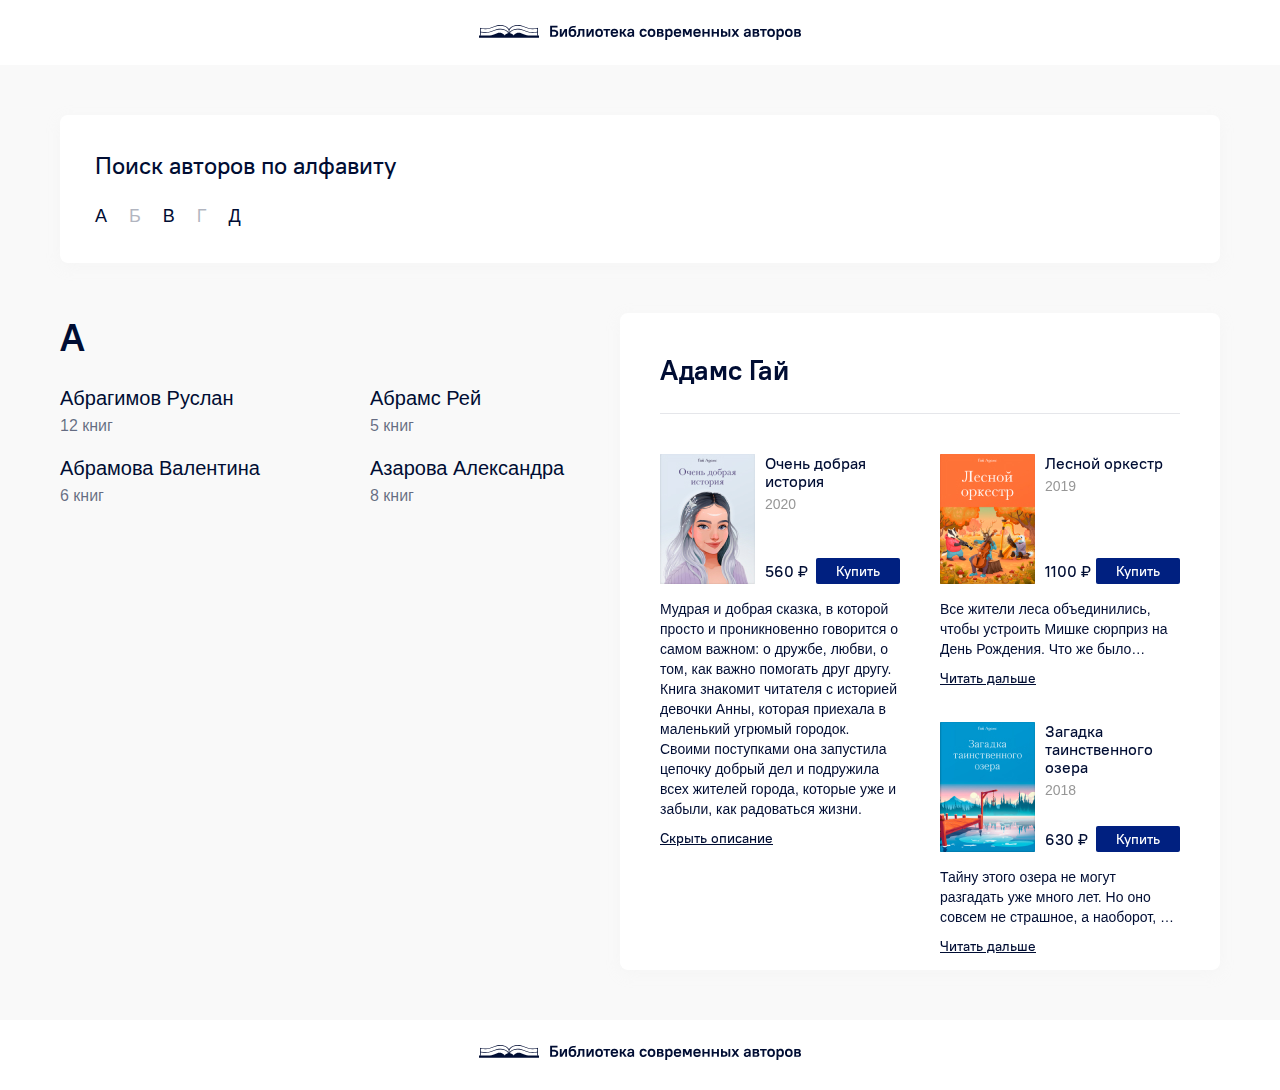
<file: skills/DOM/case-3/index.html>
<!DOCTYPE html>
<html lang="ru">
  <head>
    <meta charset="utf-8">
    <meta name="viewport" content="width=device-width, initial-scale=1">
    <link rel="stylesheet" href="css/style.css">
    <title>Библиотека современных авторов</title>
  </head>
  <body>
    <header class="main-header">
      <a class="main-header-logo" href="#">
        <img src="img/logo.svg" width="322" height="15" alt="Логотип библиотеки">
      </a>
    </header>
    <main class="main-page container">
      <h1 class="visually-hidden">Библиотека современных авторов</h1>
      <section class="author-filter">
        <h2>Поиск авторов по алфавиту</h2>
        <nav class="main-nav">
          <ul class="site-nav">
            <!--ссылки из букв-->
            <li class="site-nav-item">
              <a class="site-nav-link" href="#а">А</a>
            </li>
            <li class="site-nav-item">
              <a class="site-nav-link">Б</a>
            </li>
            <li class="site-nav-item">
              <a class="site-nav-link" href="#в">В</a>
            </li>
            <li class="site-nav-item">
              <a class="site-nav-link">Г</a>
            </li>
            <li class="site-nav-item">
              <a class="site-nav-link" href="#Д">Д</a>
            </li>
          </ul>
        </nav>
      </section>
      <section class="authors">
        <!-- Разметка раздела с авторами -->
        <section class="authors-section">
          <h2 id="А">А</h2>
          <ul class="author-list">
            <li class="author-item">
              <a class="author-link" data-value="Абрагимов Руслан" href="#">
                <h3>Абрагимов Руслан</h3>
                <p>12 книг</p>
              </a>
            </li>
            <li class="author-item">
              <a class="author-link" data-value="Абрамова Валентина" href="#">
                <h3>Абрамова Валентина</h3>
                <p>6 книг</p>
              </a>
            </li>
            <li class="author-item">
              <a class="author-link" data-value="Абрамс Рей" href="#">
                <h3>Абрамс Рей</h3>
                <p>5 книг</p>
              </a>
            </li>
            <li class="author-item">
              <a class="author-link" data-value="Азарова Александра" href="#">
                <h3>Азарова Александра</h3>
                <p>8 книг</p>
              </a>
            </li>
          </ul>
        </section>
        <!-- Разметка раздела с авторами -->
      </section>
      <section class="books">
        <!-- Разметка раздела с книгами автора -->
        <h2>Адамс Гай</h2>
        <ul class="book-list">
          <li class="book-item">
            <article class="book">
              <img src="img/book-cover-345.jpg" width="95" height="130" alt="Очень добрая история">
              <div class="title-wrapper">
                <h3>Очень добрая история</h3>
                <p class="year">2020</p>
              </div>
              <p class="price">560 ₽ <a class="cart" href="#">Купить</a></p>
              <p class="description">Мудрая и добрая сказка, в которой просто и проникновенно говорится о самом важном: о дружбе, любви, о том, как важно помогать друг другу. Книга знакомит читателя с историей девочки Анны, которая приехала в маленький угрюмый городок. Своими поступками она запустила цепочку добрый дел и подружила всех жителей города, которые уже и забыли, как радоваться жизни.</p>
              <a class="more" href="#">Скрыть описание</a>
            </article>
          </li>
          <li class="book-item">
            <article class="book">
              <img src="img/book-cover-346.jpg" width="95" height="130" alt="Лесной оркестр">
              <div class="title-wrapper">
                <h3>Лесной оркестр</h3>
                <p class="year">2019</p>
              </div>
              <p class="price">1100 ₽ <a class="cart" href="#">Купить</a></p>
              <p class="description short">Все жители леса объединились, чтобы устроить Мишке сюрприз на День Рождения. Что же было подарком на День Рождения и как отметили этот день лесные жители.</p>
              <a class="more" href="#">Читать дальше</a>
            </article>
          </li>
          <li class="book-item">
            <article class="book">
              <img src="img/book-cover-347.jpg" width="95" height="130" alt="Загадка таинственного озера">
              <div class="title-wrapper">
                <h3>Загадка таинственного озера</h3>
                <p class="year">2018</p>
              </div>
              <p class="price">630 ₽ <a class="cart" href="#">Купить</a></p>
              <p class="description short">Тайну этого озера не могут разгадать уже много лет. Но оно совсем не страшное, а наоборот, с волшебной и чистой водой, способной дать силу и уставшему путнику и раненому зверю.</p>
              <a class="more" href="#">Читать дальше</a>
            </article>
          </li>
        </ul>
        <!-- Разметка раздела с книгами автора -->
      </section>
    </main>
    <footer class="main-footer">
      <a class="main-footer-logo" href="#">
        <img src="img/logo.svg" width="322" height="15" alt="Логотип библиотеки">
      </a>
    </footer>
    <script src="js/script.js"></script>
  </body>
</html>
</file>
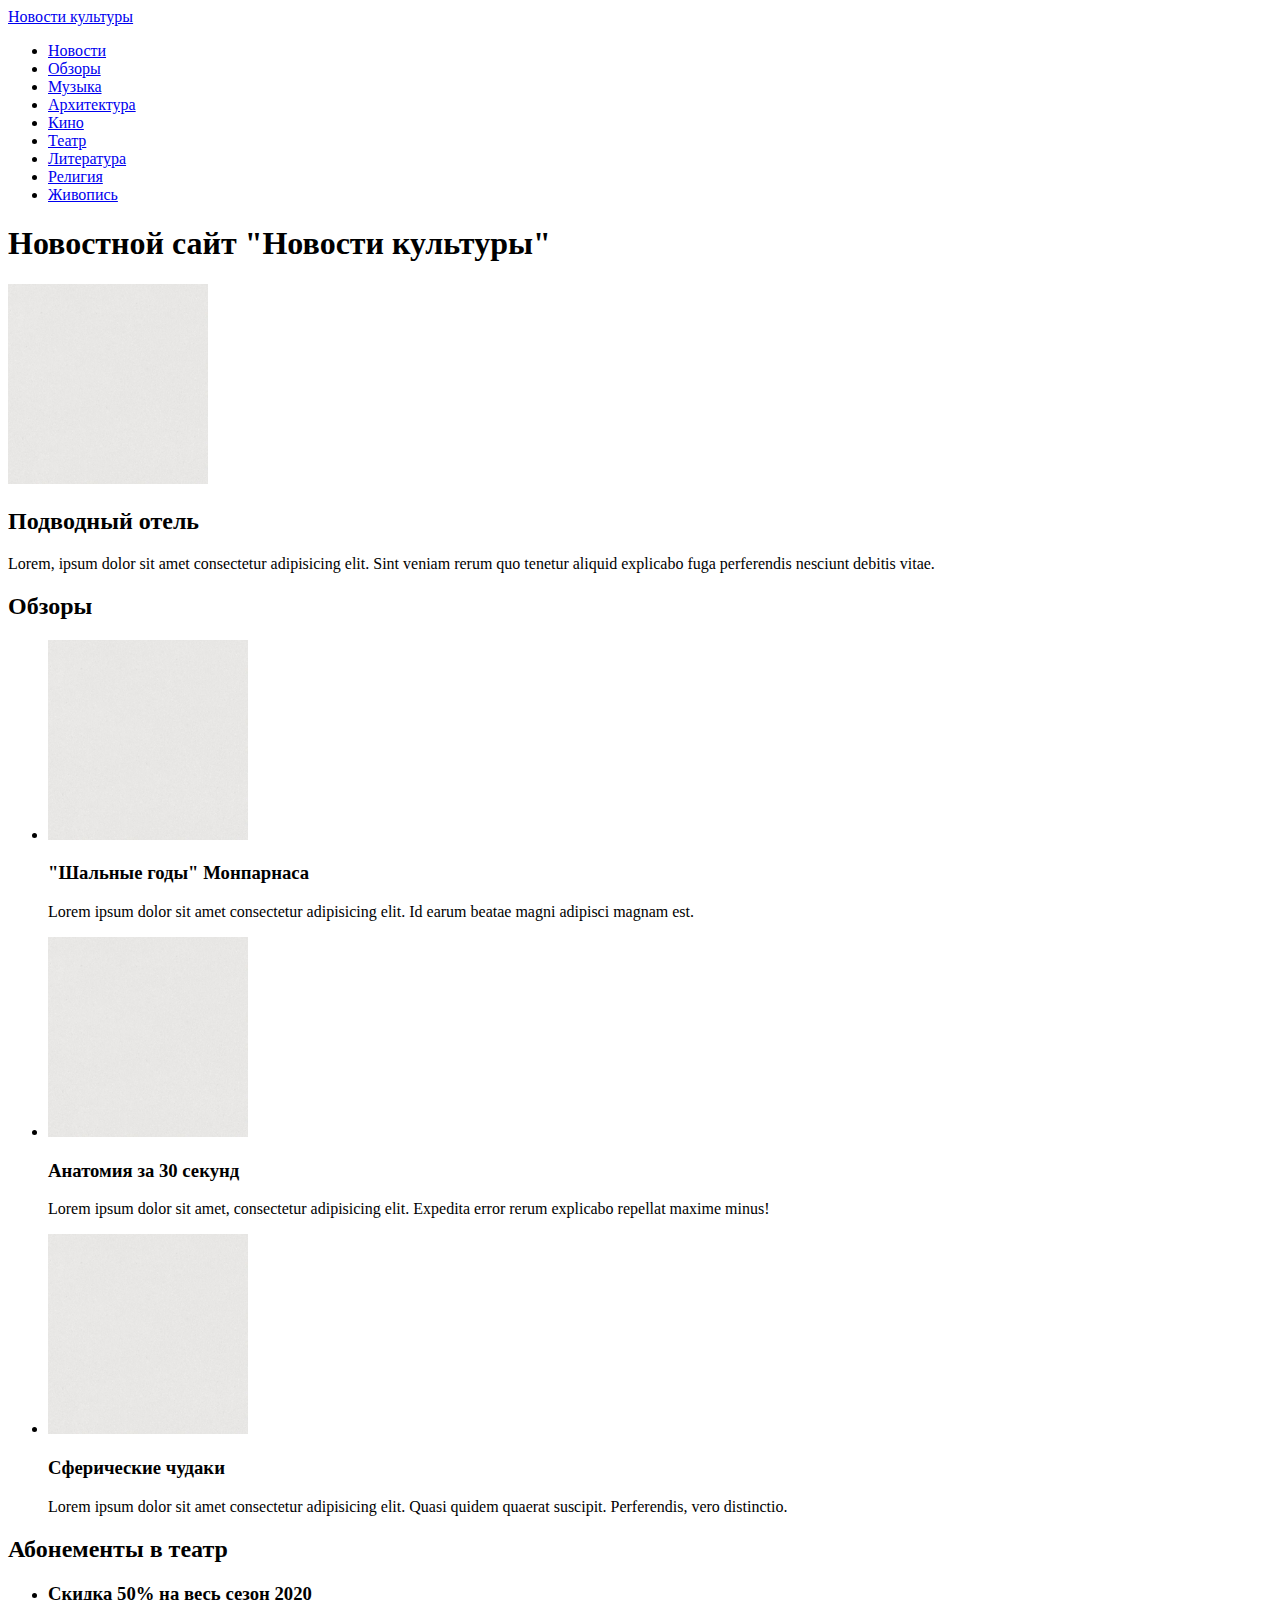
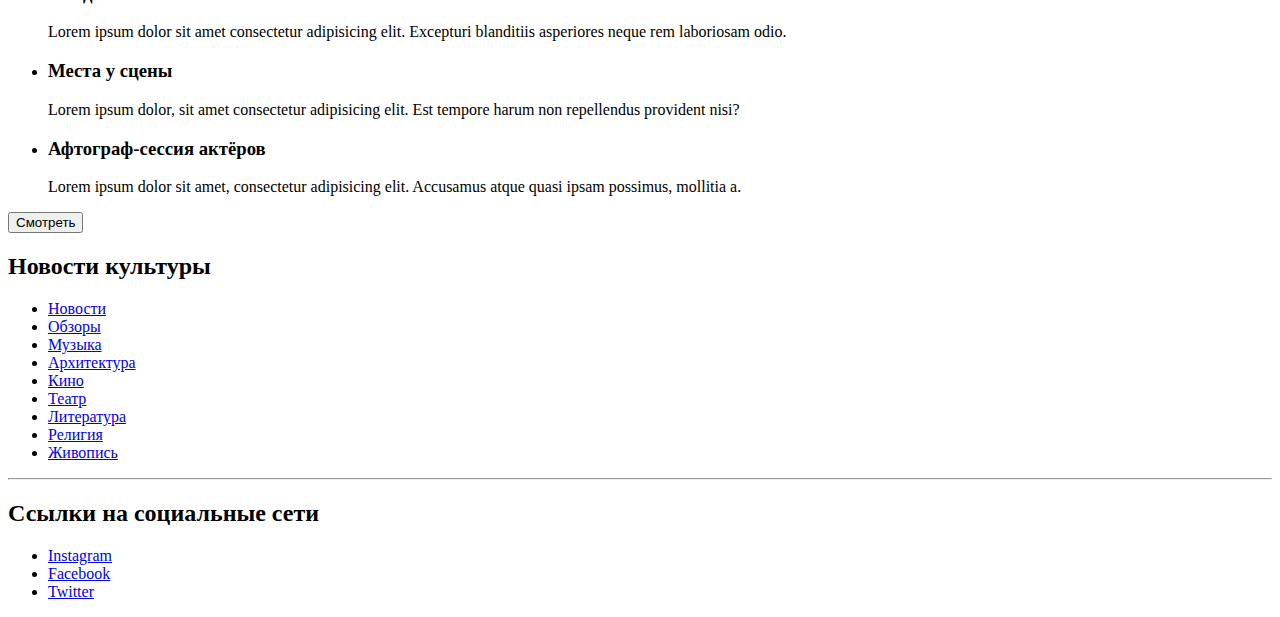
<file: skills/semantic markup/case-1/index.html>
<!DOCTYPE html>
<html lang="ru">
<head>
    <meta charset="UTF-8">
    <meta http-equiv="X-UA-Compatible" content="IE=edge">
    <meta name="viewport" content="width=device-width, initial-scale=1.0">
    <title>Новости культуры</title>
</head>
<body>
    <header class="header">
        <a href="#" class="header__main-link">Новости культуры</a>
        <nav class="header__nav nav">
            <ul class="nav__list">
                <li class="nav__item"><a href="#" class="nav__link">Новости</a></li>
                <li class="nav__item"><a href="#" class="nav__link">Обзоры</a></li>
                <li class="nav__item"><a href="#" class="nav__link">Музыка</a></li>
                <li class="nav__item"><a href="#" class="nav__link">Архитектура</a></li>
                <li class="nav__item"><a href="#" class="nav__link">Кино</a></li>
                <li class="nav__item"><a href="#" class="nav__link">Театр</a></li>
                <li class="nav__item"><a href="#" class="nav__link">Литература</a></li>
                <li class="nav__item"><a href="#" class="nav__link">Религия</a></li>
                <li class="nav__item"><a href="#" class="nav__link">Живопись</a></li>
            </ul>
        </nav>
    </header>
    <main class="main">
        <h1>Новостной сайт "Новости культуры"</h1>
        <section class="main__news news">
            <img src="grey.jpg" width="200"  alt="Значок гор на оранжевом фоне" class="news_img">
            <h2 class="news__title">Подводный отель</h2>
            <p class="news__subtitle">Lorem, ipsum dolor sit amet consectetur adipisicing elit. Sint veniam rerum quo tenetur aliquid explicabo fuga perferendis nesciunt debitis vitae.</p>
        </section>
        <section class="reviews">
            <h2 class="reviews__title">Обзоры</h2>
            <ul class="reviews__list">
                <li class="reviews-item">
                    <img src="grey.jpg" width="200"  alt="Картинка Монпарнаса" class="reviews__img">
                    <h3 class="reviews__subtitle">"Шальные годы" Монпарнаса</h3>
                    <p class="reviews__text">Lorem ipsum dolor sit amet consectetur adipisicing elit. Id earum beatae magni adipisci magnam est.</p>
                </li>
                <li class="reviews-item">
                    <img src="grey.jpg" width="200"  alt="Маленькая глинянная скульптура" class="reviews__img">
                    <h3 class="reviews__subtitle">Анатомия за 30 секунд</h3>
                    <p class="reviews__text">Lorem ipsum dolor sit amet, consectetur adipisicing elit. Expedita error rerum explicabo repellat maxime minus!</p>
                </li>
                <li class="reviews-item">
                    <img src="grey.jpg" width="200"  alt="Сцена из спектакля" class="reviews__img">
                    <h3 class="reviews__subtitle">Сферические чудаки</h3>
                    <p class="reviews__text">Lorem ipsum dolor sit amet consectetur adipisicing elit. Quasi quidem quaerat suscipit. Perferendis, vero distinctio.</p>
                </li>
            </ul>
        </section>
        <section class="abonements">
            <h2 class="abonements__title">Абонементы в театр</h2>
            <ul class="abonements__list">
                <li class="abonements item">
                    <h3 class="abonements__subtitle">Скидка 50% на весь сезон 2020</h3>
                    <p class="abonements__text">Lorem ipsum dolor sit amet consectetur adipisicing elit. Excepturi blanditiis asperiores neque rem laboriosam odio.</p>
                </li>
                <li class="abonements item">
                    <h3 class="abonements__subtitle">Места у сцены</h3>
                    <p class="abonements__text">Lorem ipsum dolor, sit amet consectetur adipisicing elit. Est tempore harum non repellendus provident nisi?</p>
                </li>
                <li class="abonements item">
                    <h3 class="abonements__subtitle">Афтограф-сессия актёров</h3>
                    <p class="abonements__text">Lorem ipsum dolor sit amet, consectetur adipisicing elit. Accusamus atque quasi ipsam possimus, mollitia a.</p>
                </li>
            </ul>
            <button class="abonements__button" type="button">Смотреть</button>
        </section>
    </main>
    <footer class="footer">
        <h2 class="footer__title">Новости культуры</h2>
        <nav class="footer__nav">
            <ul class="footer__list">
                <li class="footer__item"><a href="#" class="footer__link">Новости</a></li>
                <li class="footer__item"><a href="#" class="footer__link">Обзоры</a></li>
                <li class="footer__item"><a href="#" class="footer__link">Музыка</a></li>
                <li class="footer__item"><a href="#" class="footer__link">Архитектура</a></li>
                <li class="footer__item"><a href="#" class="footer__link">Кино</a></li>
                <li class="footer__item"><a href="#" class="footer__link">Театр</a></li>
                <li class="footer__item"><a href="#" class="footer__link">Литература</a></li>
                <li class="footer__item"><a href="#" class="footer__link">Религия</a></li>
                <li class="footer__item"><a href="#" class="footer__link">Живопись</a></li>
            </ul>
        </nav>
        <hr class="footer__hr">
        <section class="footer__social social">
            <h2 class="footer__title">Ссылки на социальные сети</h2>
            <ul class="social__list">
                <li class="social__item"><a href="#" class="social__link">Instagram</a></li>
                <li class="social__item"><a href="#" class="social__link">Facebook</a></li>
                <li class="social__item"><a href="#" class="social__link">Twitter</a></li>
            </ul>
        </section>
    </footer>
</body>
</html>
</file>
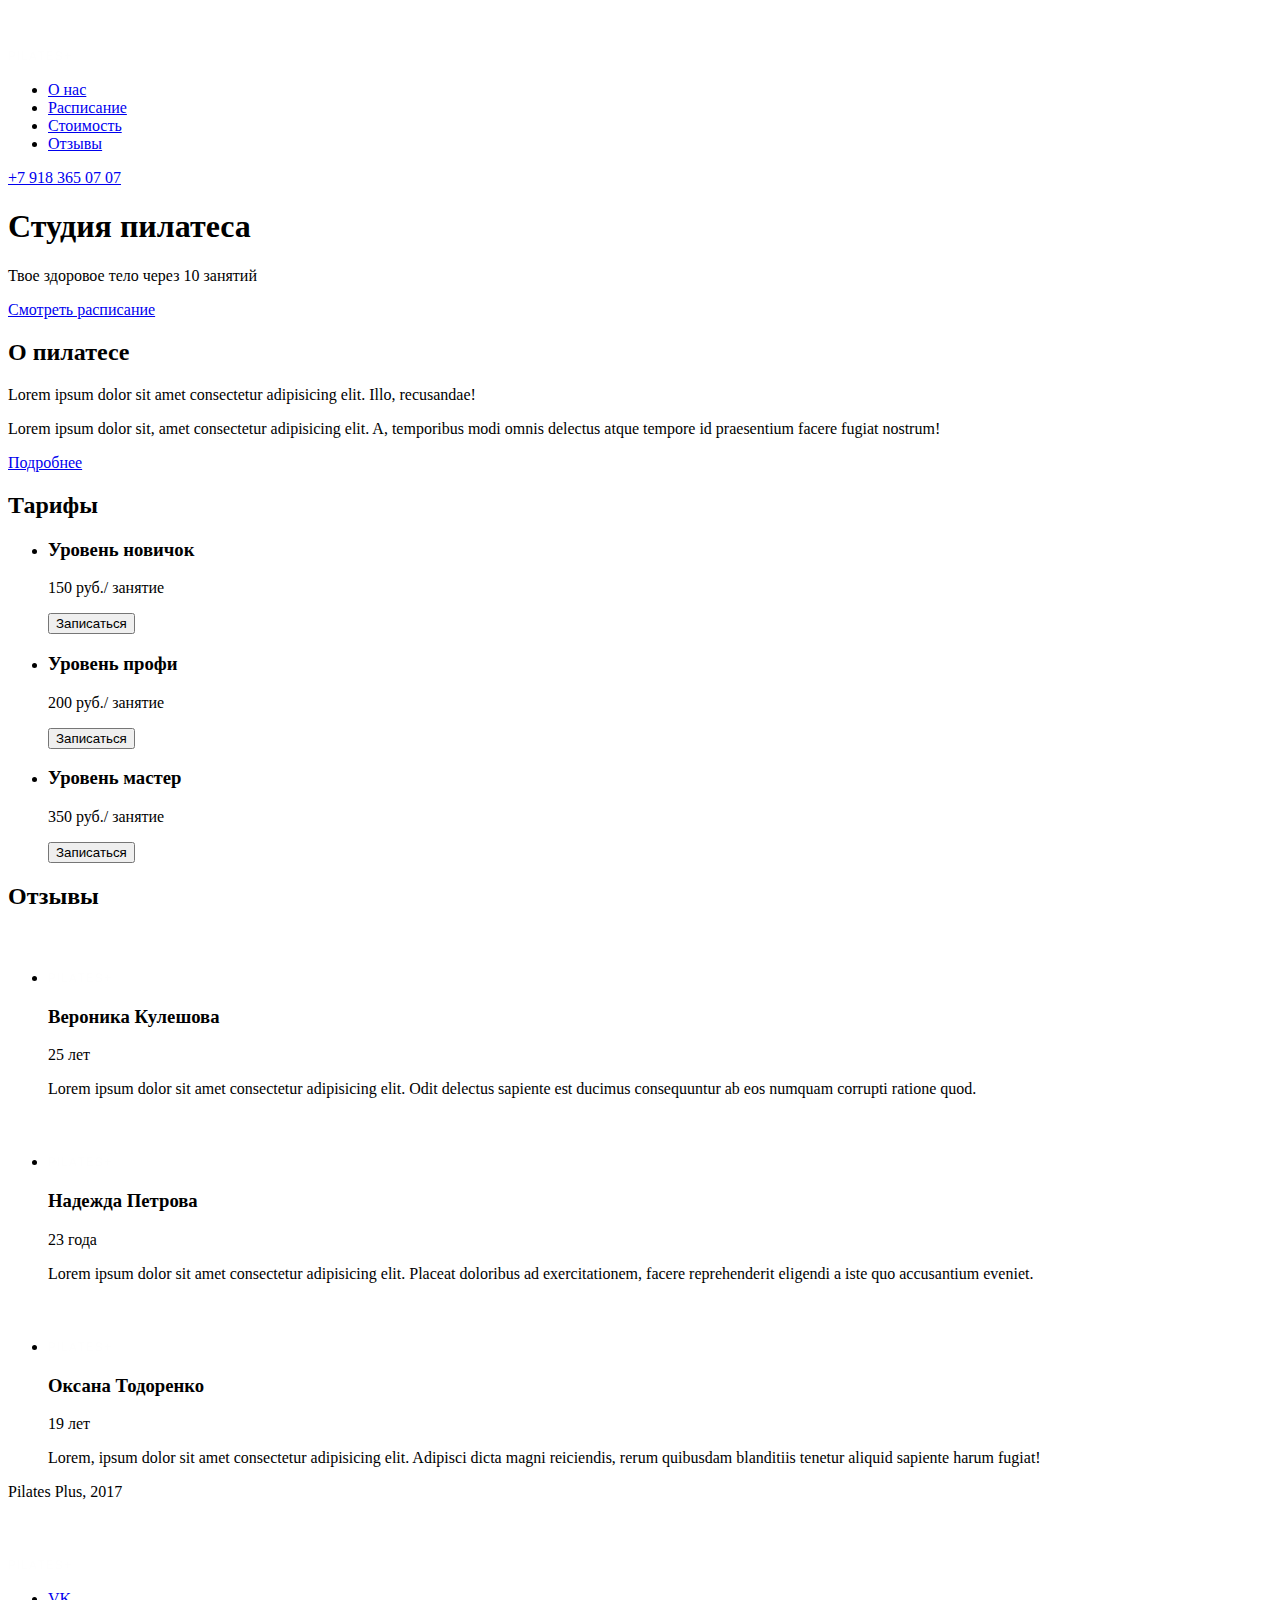
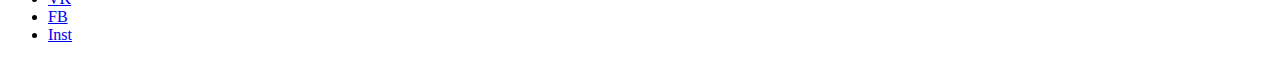
<file: skills/semantic markup/case-2/index.html>
<!DOCTYPE html>
<html lang="en">
<head>
    <meta charset="UTF-8">
    <meta http-equiv="X-UA-Compatible" content="IE=edge">
    <meta name="viewport" content="width=device-width, initial-scale=1.0">
    <title>Студия пилатеса</title>
</head>
<body>
    <header class="header">
        <a href="#" class="header__logo"><img src="img/logo.png" alt="Логотип студии" class="header__logo-img"></a>
        <nav class="header__nav nav">
            <ul class="nav__list">
                <li class="nav__item"><a href="#" class="nav__link">О нас</a></li>
                <li class="nav__item"><a href="#" class="nav__link">Расписание</a></li>
                <li class="nav__item"><a href="#" class="nav__link">Стоимость</a></li>
                <li class="nav__item"><a href="#" class="nav__link">Отзывы</a></li>
            </ul>
        </nav>
        <a href="#" class="header__phone-link">+7 918 365 07 07</a>
    </header>
    <main class="main">
        <section class="preview">
            <h1 class="preview__title">Студия пилатеса</h1>
            <p class="preview__subtitle">Твое здоровое тело через 10 занятий</p>
            <a href="#" class="preview__link">Смотреть расписание</a>
        </section>
        <section class="about">
            <h2 class="about__title">О пилатесе</h2>
            <p class="about__subtitle">Lorem ipsum dolor sit amet consectetur adipisicing elit. Illo, recusandae!</p>
            <p class="about__subtitle">Lorem ipsum dolor sit, amet consectetur adipisicing elit. A, temporibus modi omnis delectus atque tempore id praesentium facere fugiat nostrum!</p>
            <a href="#" class="about__link">Подробнее</a>
        </section>
        <section class="price">
            <h2 class="price__title">Тарифы</h2>
            <ul class="price__list">
                <li class="price__item">
                    <h3 class="price__subtitle">Уровень <span>новичок</span></h3>
                    <p class="price__text">150 руб./ занятие</p>
                    <button class="price__button">Записаться</button>
                </li>
                <li class="price__item">
                    <h3 class="price__subtitle">Уровень <span>профи</span></h3>
                    <p class="price__text">200 руб./ занятие</p>
                    <button class="price__button">Записаться</button>
                </li>
                <li class="price__item">
                    <h3 class="price__subtitle">Уровень <span>мастер</span></h3>
                    <p class="price__text">350 руб./ занятие</p>
                    <button class="price__button">Записаться</button>
                </li>
            </ul>
        </section>
        <section class="comment">
            <h2 class="comment__title">Отзывы</h2>
            <ul class="comment__list">
                <li class="comment__item card">
                    <img src="img/logo.png" alt="Фото первой девушки" class="comment__img">
                    <h3 class="card__title">Вероника Кулешова</h3>
                    <span>25 лет</span>
                    <p class="card__subtitle">Lorem ipsum dolor sit amet consectetur adipisicing elit. Odit delectus sapiente est ducimus consequuntur ab eos numquam corrupti ratione quod.</p>
                </li>
                <li class="comment__item card">
                    <img src="img/logo.png" alt="Фото второй девушки" class="comment__img">
                    <h3 class="card__title">Надежда Петрова</h3>
                    <span>23 года</span>
                    <p class="card__subtitle">Lorem ipsum dolor sit amet consectetur adipisicing elit. Placeat doloribus ad exercitationem, facere reprehenderit eligendi a iste quo accusantium eveniet.</p>
                </li>
                <li class="comment__item card">
                    <img src="img/logo.png" alt="Фото третьей девушки" class="comment__img">
                    <h3 class="card__title">Оксана Тодоренко</h3>
                    <span>19 лет</span>
                    <p class="card__subtitle">Lorem, ipsum dolor sit amet consectetur adipisicing elit. Adipisci dicta magni reiciendis, rerum quibusdam blanditiis tenetur aliquid sapiente harum fugiat!</p>
                </li>
            </ul>
        </section>
    </main>
    <div class="footer">
        <p class="footer__text">Pilates Plus, 2017</p>
        <img src="img/logo.png" alt="Логотип компании" class="footer__logo">
        <ul class="footer__list">
            <li class="footer__item"><a href="#" class="footer__link">VK</a></li>
            <li class="footer__item"><a href="#" class="footer__link">FB</a></li>
            <li class="footer__item"><a href="#" class="footer__link">Inst</a></li>
        </ul>
    </div>
</body>
</html>
</file>
<file: projects/calories-calculator/css/style.css>
/*
* Prefixed by https://autoprefixer.github.io
* PostCSS: v7.0.29,
* Autoprefixer: v9.7.6
* Browsers: last 2 version
*/
html{
  scroll-behavior: smooth;
}

@font-face {
  font-style: normal;
  font-weight: 700;
  font-family: "PT Sans Caption";

  font-display: swap;
  src:
    url("../fonts/pt-sans-caption-bold.woff2") format("woff2"),
    url("../fonts/pt-sans-caption-bold.woff") format("woff");
}

@font-face {
  font-style: normal;
  font-weight: 400;
  font-family: "PT Sans Caption";

  font-display: swap;
  src:
    url("../fonts/pt-sans-caption-regular.woff2") format("woff2"),
    url("../fonts/pt-sans-caption-regular.woff") format("woff");
}

*,
*::before,
*::after {
  -webkit-box-sizing: border-box;
  box-sizing: border-box;
}

:root {
  --color-gray-darkest: #7b7b7b;
  --color-gray-dark: #7e7e7e;
  --color-gray: #9e9e9e;
  --color-gray-light: #bdbdbd;
  --color-gray-lighter: #d1d1d1;
  --color-gray-lightest: #dcdcdc;
  --color-text-black: #000000;
  --color-text-white: #ffffff;
  --color-background-main: #ffffff;
  --color-accent: #fd7d36;
  --color-accent-hover: #ff9e68;
  --color-accent-active: #ff7528;
  --color-warning: #fd3636;
  --color-warning-hover: #ff8484;
}

html,
body {
  height: 100%;
  margin: 0;
  padding: 0;
}
/* 
html {
  min-width: 1160px;
} */

body {
  width: 100%;

  font-size: 18px;
  line-height: 21px;
  font-family: "PT Sans Caption", "Arial", sans-serif;
  color: var(--color-text-black);
}

.page {
  display: -webkit-box;
  display: -ms-flexbox;
  display: flex;
  -webkit-box-orient: vertical;
  -webkit-box-direction: normal;
  -ms-flex-direction: column;
  flex-direction: column;
}

.main {
  flex: 1 0 auto;
  -webkit-box-flex: 1;
  -ms-flex: 1 0 auto;

  background-image: url("../img/main-background.jpg");
  background-position: 0 0;
  background-repeat: no-repeat;
  background-size: cover;
  background-color: var(--color-accent);
}


.header,
.footer {
  -ms-flex-negative: 0;
  flex-shrink: 0;
}

img,
video {
  display: block;
  max-width: 100%;
  height: auto;
}

a {
  color: inherit;
  text-decoration: none;
}

/* firefox placeholder \ invalid fix + ios bdrs */
input,
textarea {
  border-radius: 0;
}

input::placeholder,
textarea::placeholder {
  opacity: 1;
}

input:invalid,
textarea:invalid {
  box-shadow: none;
}

/* input[number] arrows removal */
input::-webkit-outer-spin-button,
input::-webkit-inner-spin-button {
  margin: 0;

  appearance: none;
}

/* ios inputs reset */
select,
textarea,
input:matches([type="email"],
  [type="number"],
  [type="password"],
  [type="search"],
  [type="tel"],
  [type="text"],
  [type="url"]) {
  appearance: none;
}

input[type="number"] {
  appearance: textfield;
}

.visually-hidden {
  position: absolute;

  width: 1px;
  height: 1px;
  margin: -1px;
  padding: 0;
  overflow: hidden;

  white-space: nowrap;

  border: 0;

  clip: rect(0 0 0 0);
  -webkit-clip-path: inset(100%);
  clip-path: inset(100%);
}

.container {
  width: 100%;
  max-width: 1160px;
  margin: 0 auto;
  padding-right: 300px;
  padding-left: 300px;
}

@media (max-width:1200px) {
  .container{
    padding: 0;
    width: 100%;
  }
  .inputs-group{
    flex-wrap: wrap;
  }
  h2{
    text-align: center;
  }
  .counter__result-list{
    display: flex;
    flex-wrap: wrap;
  }
}

.container--no-padding {
  padding-right: 0;
  padding-left: 0;
}

.heading-main,
.heading {
  margin: 0;

  font-family: "PT Sans Caption", "Arial", sans-serif;
  font-weight: 700;
  font-style: normal;
}

.heading-main {
  font-size: 64px;
  line-height: 83px;
}

.heading {
  font-size: 32px;
  line-height: 41px;
}

.counter {
  padding-top: 40px;
  padding-bottom: 50px;
}

.counter__heading {
  margin: 0;
  margin-bottom: 22px;

  color: var(--color-text-white);
  text-align: center;
}

.counter__form,
.counter__result {
  padding: 32px 32px;

  background-color: var(--color-background-main);
}

.counter__form {
  margin-bottom: 20px;
  padding-top: 39px;
  padding-bottom: 43px;

  border-radius: 16px;
}

.counter__result {
  opacity: 1;
  visibility: visible;
  border-radius: 12px;

  transition: 0.6s ease;
  transition-property: opacity, visibility;
}

.counter__result--hidden {
  opacity: 0;
  visibility: hidden;
}

.counter__result > .heading {
  margin-bottom: 12px;

  color: var(--color-accent);
}

.counter__result-list {
  display: flex;
  justify-content: space-between;
  margin: 0;
  padding: 0;

  list-style: none;
}

.counter__result-item {
  max-width: 124px;
}

.counter__result-item h3 {
  margin: 0;
  margin-bottom: 2px;

  font-weight: 700;
  font-size: 20px;
  line-height: 26px;
}

.counter__result-item p {
  margin: 0;

  color: var(--color-gray-dark);
}

.switcher {
  display: flex;
  align-items: stretch;
  margin: 0;
  padding: 0;

  font-family: "PT Sans Caption", "Arial", sans-serif;
  font-weight: 400;
  font-size: 18px;
  line-height: 23px;
  text-align: center;

  border-radius: 4px;
  list-style: none;
}

.switcher__item {
  flex: 1 1 0;
}

.switcher__item + .switcher__item {
  margin-left: -1px;
}

.switcher__item:first-of-type label {
  border-top-left-radius: 4px;
  border-bottom-left-radius: 4px;
}

.switcher__item:last-of-type label {
  border-top-right-radius: 4px;
  border-bottom-right-radius: 4px;
}

.switcher__item:only-child label {
  border-radius: 4px;
}

.switcher__item label {
  position: relative;
  z-index: 2;

  display: flex;
  justify-content: center;
  align-items: center;
  text-align: center;
  padding: 14px;

  color: var(--color-text-black);

  user-select: none;
  cursor: pointer;
  border: solid 0.5px var(--color-accent);
  background-color: transparent;
  transition: 0.3s ease;
  transition-property: color, border, background, z-index, margin;
}

.switcher__item input[type="radio"] {
  position: absolute;

  width: 1px;
  height: 1px;
  margin: -1px;
  padding: 0;
  overflow: hidden;

  white-space: nowrap;

  border: 0;

  clip: rect(0 0 0 0);
  -webkit-clip-path: inset(100%);
  clip-path: inset(100%);
}

.switcher__item label:hover {
  z-index: 3;

  color: var(--color-accent);
}

.switcher__item input[type="radio"]:checked + label {
  z-index: 0;

  color: var(--color-text-white);

  border-color: transparent;
  background-color: var(--color-accent);
}

.switcher__item input[type="radio"]:checked + label:hover {
  color: var(--color-text-white);
}

.input {
  width: fit-content;
}

.input__heading {
  display: flex;
  align-items: flex-end;
  margin: 0;
  margin-bottom: 12px;
}

.input__heading label {
  cursor: pointer;
}

.input__heading-unit {
  margin: 0;
  margin-left: 6px;

  font-weight: 400;
  font-size: 18px;
  line-height: 30px;
  color: var(--color-gray);
}

.input__wrapper {
  display: flex;
  width: 80px;
  margin: 0;
}

.input__wrapper input {
  width: 100%;
  margin: 0;
  padding: 10px 5px;

  font-weight: 400;
  font-size: 18px;
  line-height: 23px;
  text-align: center;
  color: var(--color-text-black);

  outline: none;
  border-radius: 4px;
  border: 0.5px solid currentColor;
  background: transparent;

  transition: 0.3s ease;
  transition-property: color, border;
}

.input__wrapper input::placeholder {
  color: var(--color-gray-darkest);

  transition: 0.3s ease;
  transition-property: color;
}

.input__wrapper input:hover,
.input__wrapper input:active,
.input__wrapper input:focus {
  border-color: var(--color-accent);
}

.input__wrapper input:hover::placeholder,
.input__wrapper input:active::placeholder {
  color: var(--color-text-black);
}

.input__wrapper input:focus::placeholder {
  color: transparent;
}

.inputs-group {
  display: flex;
  align-items: flex-start;
  margin: 0;
  padding: 0;

  list-style: none;
}

.inputs-group .input:nth-child(2) {
  margin-left: 47px;
  margin-right: auto;
}

.radio__wrapper {
  width: fit-content;
}

.radio__wrapper label {
  display: flex;
  align-items: flex-start;

  font-size: 20px;
  line-height: 26px;

  cursor: pointer;
  transition: 0.3s ease;
  transition-property: color, box-shadow;
}

.radio__wrapper input[type="radio"] {
  position: absolute;

  width: 1px;
  height: 1px;
  margin: -1px;
  padding: 0;
  overflow: hidden;

  white-space: nowrap;

  border: 0;

  clip: rect(0 0 0 0);
  -webkit-clip-path: inset(100%);
  clip-path: inset(100%);
}

.radio__wrapper label::before {
  content: "";

  flex-shrink: 0;
  display: block;
  width: 32px;
  height: 24px;
  margin-top: 1px;
  padding-right: 8px;

  background-image: url("../img/icon-radio-empty.svg");
  background-position: 0 0;
  background-repeat: no-repeat;
  background-size: 24px 24px;

  cursor: pointer;
  transition: 0.3s ease;
  transition-property: background;
}

.radio__wrapper input[type="radio"]:checked + label::before {
  background-image: url("../img/icon-radio-checked.svg");
}

.radio__wrapper label:hover,
.radio__wrapper input[type="radio"]:checked + label {
  color: var(--color-accent);
}

.radio__description {
  margin: 0;
  margin-left: 32px;
  margin-top: 3px;
  padding-bottom: 2px;

  color: var(--color-gray-light);
}

.radios-group {
  max-width: 94%;
  margin: 0;
  padding: 0;

  list-style: none;
}

.radios-group .radio {
  margin-bottom: 15px;
}

.radios-group .radio:last-child {
  margin-bottom: 0;
}

.button {
  padding: 20px 24px;

  font-family: "PT Sans Caption", "Arial", sans-serif;
  font-weight: 400;
  font-size: 24px;
  line-height: 15px;
  color: var(--color-text-white);

  cursor: pointer;
  outline: none;
  border: none;
  border-radius: 4px;
  background-color: var(--color-accent);
  transition: 0.3s ease;
  transition-property: background;
}

.button:hover,
.button:focus {
  background-color: var(--color-accent-hover);
}

.button:active {
  background-color: var(--color-accent-active);
}

.button:disabled {
  cursor: not-allowed;
  background-color: var(--color-gray-lightest);
}

.form__item {
  margin: 0;
  margin-bottom: 40px;
  padding: 0;

  border: none;
}

.form__item > .heading {
  margin-bottom: 16px;
}

.form__parameters {
  margin-bottom: 34px;
}

.form__submit {
  display: flex;
  align-items: center;
  margin-top: 42px;
}

.form__item:last-child {
  margin-bottom: 0;
}

.form__reset-button {
  display: inline-flex;
  align-items: center;
  margin: 0;
  margin-left: 24px;
  padding: 0;

  font-size: 20px;
  line-height: 16px;
  color: var(--color-warning);

  border: none;
  outline: none;
  cursor: pointer;
  background-color: transparent;
  transition: 0.3s ease;
  transition-property: color, box-shadow;
}

.form__reset-button svg {
  flex-shrink: 0;
  margin-right: 1px;

  fill: currentColor;
}

.form__reset-button:hover,
.form__reset-button:focus,
.form__reset-button:active {
  color: var(--color-warning-hover);

  outline: none;
}

.form__reset-button:disabled {
  color: var(--color-gray-lighter);

  cursor: not-allowed;
}
</file>
<file: skills/DOM/css/style.css>
@font-face {
  font-family: "Montserrat";
  src: url("../fonts/Montserrat-Regular.woff2") format("woff2"),
    url("../fonts/Montserrat-Regular.woff") format("woff");
  font-weight: normal;
  font-style: normal;
}

@font-face {
  font-family: "Montserrat";
  src: url("../fonts/Montserrat-Medium.woff2") format("woff2"),
    url("../fonts/Montserrat-Medium.woff") format("woff");
  font-weight: 500;
  font-style: normal;
}

@font-face {
  font-family: "Montserrat";
  src: url("../fonts/Montserrat-Bold.woff2") format("woff2"),
    url("../fonts/Montserrat-Bold.woff") format("woff");
  font-weight: bold;
  font-style: normal;
}

:root {
  --color: #1a1e21;
  --side-color: #6c5dd3;
  --site-nav-color: #717180;
  --background: #ffffff;
  --border-color: rgba(26, 30, 33, 0.1);
  --user-menu-background-color: #ffffff;
  --user-menu-shadow-color: rgba(184, 184, 184, 0.25);
  --card-views-background-color: #ffffff;
  --card-views-box-shadow: rgba(184, 184, 184, 0.25);
  --card-background-color: #ffffff;
  --card-box-shadow-color: rgba(0, 0, 0, 0.05);
  --card-image-background-color: #f5f5f7;
  --notification-background-color: #f2995a;
}

:root[data-theme-name="dark"] {
  --color: #ffffff;
  --side-color: #6c5dd3;
  --site-nav-color: #9292a6;
  --background: #1e2227;
  --border-color: rgba(255, 255, 255, 0.2);
  --user-menu-background-color: #242831;
  --user-menu-shadow-color: rgba(0, 0, 0, 0.2);
  --card-views-background-color: #242831;
  --card-views-box-shadow: rgba(0, 0, 0, 0.2);
  --card-background-color: #242831;
  --card-box-shadow-color: rgba(0, 0, 0, 0.25);
  --card-image-background-color: #2f3440;
}

:root[data-theme-name="texture"] {
  --color: #031926;
  --side-color: #031926;
  --site-nav-color: #031926;
  --background: url("../img/pattern.png") top left;
  --border-color: rgba(3, 25, 38, 0.3);
  --notification-background-color: #031926;
  --card-box-shadow-color: rgba(0, 0, 0, 0.25);
}

body {
  margin: 0;
  font-family: "Montserrat", "Arial", sans-serif;
  font-size: 14px;
  line-height: 17px;
  color: var(--color);
  background: var(--background);
}

.visually-hidden {
  position: absolute;
  clip: rect(1px, 1px, 1px, 1px);
  padding: 0;
  border: 0;
  height: 1px;
  width: 1px;
  overflow: hidden;
}

.container {
  max-width: 1280px;
  margin: 0 auto;
}

.page {
  display: grid;
  grid-template-columns: 310px 1fr;
  min-height: 100vh;
}

.main-header {
  display: flex;
  flex-direction: column;
  border-right: 1px solid var(--border-color);
}

.main-header-logo {
  display: inline-block;
  padding-top: 40px;
  padding-left: 40px;
}

.main-header-logo:hover,
.main-header-logo:focus {
  opacity: 0.7;
}

.main-header-logo:active {
  opacity: 0.5;
}

.logo {
  fill: var(--color);
}

.site-navigation {
  list-style: none;
  padding: 0;
  margin: 80px 25px 0 25px;
}

.site-navigation-link {
  display: flex;
  align-items: center;
  padding: 17px 15px 19px 15px;
  font-weight: 500;
  font-size: 18px;
  line-height: 22px;
  color: var(--site-nav-color);
  text-decoration: none;
}

.site-navigation-link:hover,
.site-navigation-link:focus {
  opacity: 0.7;
}

.site-navigation-link:active {
  opacity: 0.5;
}

.site-navigation-link svg {
  margin-right: 10px;
  stroke: var(--site-nav-color);
}

.site-navigation-link-active {
  color: #ffffff;
  background-color: var(--side-color);
  border-radius: 4px;
}

.site-navigation-link-active svg {
  stroke: #ffffff;
}

.settings {
  margin-top: auto;
  padding: 40px 35px 40px 40px;
  border-top: 1px solid var(--border-color);
}

.settings h2 {
  margin: 0 0 20px 0;
  font-weight: 500;
  font-size: 18px;
  line-height: 22px;
  color: #1a1e21;
}

.theme-list {
  display: flex;
  flex-wrap: wrap;
  list-style: none;
  margin: 0;
  padding: 0;
}

.theme-item {
  margin-right: 15px;
}

.theme-item:last-child {
  margin-right: 0;
}

.theme-button {
  display: flex;
  flex-direction: column;
  align-items: center;
  padding: 0;
  font-family: inherit;
  color: inherit;
  border: none;
  background-color: transparent;
}

.theme-button:focus {
  outline: 1px dotted rgba(0, 0, 0, 0.5);
}

.theme-button img {
  border-radius: 4px;
}

.theme-button span {
  padding-top: 10px;
  opacity: 0.5;
}

.theme-button.active img {
  border: 1px solid var(--side-color);
  box-sizing: border-box;
}

.theme-button.active span {
  opacity: 1;
}

.main-page {
  padding: 40px;
}

.user-menu-wrapper {
  display: flex;
  padding-top: 5px;
  padding-bottom: 20px;
  border-bottom: 1px solid var(--border-color);
}

.user-menu {
  list-style: none;
  padding: 0;
  margin: 0 0 0 auto;
  display: flex;
  flex-wrap: wrap;
}

.user-menu-item {
  margin-right: 20px;
}

.user-menu-item:last-child {
  margin-right: 0;
}

.user-menu-button {
  display: flex;
  align-items: center;
  justify-content: center;
  width: 36px;
  height: 36px;
  text-decoration: none;
  background-color: var(--user-menu-background-color);
  box-shadow: 0 2px 5px var(--user-menu-shadow-color);
  border-radius: 50%;
  box-sizing: border-box;
}

.user-menu-button:hover,
.user-menu-button:focus {
  opacity: 0.7;
}

.user-menu-button:active {
  opacity: 0.5;
}

.user-menu-button svg {
  stroke: var(--color);
}

.user-menu-button-notification {
  position: relative;
}

.notification-count {
  position: absolute;
  top: -4px;
  right: -4px;
  min-width: 18px;
  min-height: 18px;
  box-sizing: border-box;
  font-weight: 500;
  font-size: 10px;
  line-height: 18px;
  color: #ffffff;
  text-align: center;
  background-color: var(--notification-background-color);
  border-radius: 50%;
}

.user-menu-button-svg {
  stroke: var(--color);
}

.user-button {
  display: flex;
  margin-left: 20px;
  align-items: center;
  font-weight: 500;
  font-size: 18px;
  line-height: 22px;
  color: inherit;
  text-decoration: none;
}

.user-button:hover,
.user-button:focus {
  opacity: 0.7;
}

.user-button:active {
  opacity: 0.5;
}

.user-button img {
  width: 36px;
  height: 36px;
  margin-right: 10px;
  border-radius: 50%;
}

.user-button::after {
  content: "";
  width: 0;
  height: 0;
  margin-left: 10px;
  border-top: 4px solid var(--color);
  border-right: 4px solid transparent;
  border-bottom: 0 solid transparent;
  border-left: 4px solid transparent;
}

.breadcrumbs {
  display: flex;
  flex-wrap: wrap;
  align-items: flex-start;
  padding: 0;
  margin: 23px 0 30px 0;
  list-style: none;
}

.breadcrumbs-item a {
  display: flex;
  align-items: center;
  font-weight: 500;
  font-size: 12px;
  line-height: 15px;
  color: inherit;
  text-decoration: none;
}

.breadcrumbs-item:last-child a {
  opacity: 0.5;
}

.breadcrumbs-item a:hover,
.breadcrumbs-item a:focus {
  opacity: 0.7;
}

.breadcrumbs-item a:active {
  opacity: 0.5;
}

.breadcrumbs-item:not(:last-child) a::after {
  content: "";
  width: 5px;
  height: 5px;
  margin-left: 10px;
  margin-right: 10px;
  border-radius: 50%;
  background-color: var(--side-color);
}

.main-article h1 {
  margin: 0 0 30px 0;
  font-size: 32px;
  line-height: 39px;
}

.main-article-section h2 {
  margin: 0 0 20px 0;
  font-weight: 500;
  font-size: 18px;
  line-height: 22px;
}

.hashtags {
  display: flex;
  align-items: flex-start;
  flex-wrap: wrap;
  margin: 0 0 10px 0;
  padding: 0;
  list-style: none;
}

.hashtag {
  margin-right: 15px;
  margin-bottom: 15px;
}

.hashtag:last-child {
  margin-right: 0;
}

.hashtag a {
  display: inline-block;
  color: inherit;
  text-decoration: none;
  padding: 10px 15px;
  font-size: 14px;
  line-height: 17px;
  border: 1px solid var(--side-color);
  border-radius: 4px;
  box-sizing: border-box;
}

.hashtag a:hover,
.hashtag a:focus {
  opacity: 0.7;
}

.hashtag a:active {
  opacity: 0.5;
}

.controls {
  display: flex;
  align-items: center;
  margin-bottom: 50px;
}

.sort-title {
  margin: 0 15px 0 0;
  font-size: 14px;
  line-height: 17px;
}

.sort-list {
  list-style: none;
  padding: 0;
  margin: 0;
  display: flex;
  flex-wrap: wrap;
}

.sort-item {
  margin-right: 15px;
}

.sort-item:last-child {
  margin-right: 0;
}

.sort-item a {
  font-weight: 500;
  font-size: 14px;
  line-height: 17px;
  color: inherit;
  text-decoration: none;
  border-bottom: 1px solid var(--side-color);
}

.sort-item a:hover,
.sort-item a:focus {
  opacity: 0.7;
}

.sort-item a:active {
  opacity: 0.5;
}

.card-view-buttons {
  list-style: none;
  padding: 0;
  margin: 0 0 0 auto;
  display: flex;
  flex-wrap: wrap;
}

.card-view-item {
  margin-right: 20px;
}

.card-view-item:last-child {
  margin-right: 0;
}

.card-view-button {
  display: flex;
  padding: 5px;
  background-color: var(--card-views-background-color);
  box-shadow: 0 2px 5px var(--card-views-box-shadow);
  border-radius: 2px;
  border: none;
}

.card-view-button:hover,
.card-view-button:focus {
  opacity: 0.7;
}

.card-view-button:active {
  opacity: 0.5;
}

.card-view-button svg {
  fill: var(--side-color);
  opacity: 0.3;
}

.card-view-button.active svg {
  opacity: 1;
}

.cards {
  display: grid;
  grid-template-columns: repeat(3, 270px);
  grid-gap: 40px;
  list-style: none;
  padding: 0;
  margin: 0;
}

.cards-item {
  display: flex;
}

.card {
  display: flex;
  flex-direction: column;
  width: 100%;
  padding: 5px;
  background-color: var(--card-background-color);
  border-radius: 8px;
  box-shadow: 0 4px 20px var(--card-box-shadow-color);
  box-sizing: border-box;
}

.card p {
  margin: 0;
  height: 1px;
  width: 1px;
  overflow: hidden;
}

.card-img-background {
  display: flex;
  justify-content: center;
  align-items: center;
  height: 155px;
  padding: 8px;
  background-color: var(--card-image-background-color);
  border-radius: 8px 8px 0 0;
  box-sizing: border-box;
}


.card-content {
  display: flex;
  flex-direction: column;
  padding: 20px 10px 15px;
  flex-grow: 1;
}

.card h2 {
  margin: 0 0 15px 0;
  font-weight: 500;
  font-size: 16px;
  line-height: 20px;
}

.card a {
  color: inherit;
  text-decoration: none;
}

.card a:hover,
.card a:focus {
  opacity: 0.7;
}

.card a:active {
  opacity: 0.5;
}

.card img {
  width: 100%;
  height: 100%;
  object-fit: contain;
}

.card-meta-list {
  display: flex;
  margin: auto 0 0 0;
}

.card-meta {
  display: flex;
  align-items: center;
  margin-right: 15px;
  font-size: 12px;
  line-height: 15px;
}

.card-meta:last-child {
  margin-right: 0;
}

.card-meta dd {
  margin: 0 0 0 5px;
}

.card-meta svg {
  width: 15px;
  height: 15px;
  stroke: var(--color);
}

.cards.standard {
  display: grid;
  grid-template-columns: 1fr;
  grid-gap: 30px;
}

.cards.standard .card {
  display: grid;
  grid-template-columns: 260px 1fr;
  grid-gap: 45px;
}

.cards.standard .card p {
  width: auto;
  height: auto;
  overflow: visible;
}

.cards.standard .card-img-background {
  height: 160px;
  border-radius: 8px;
}

.cards.standard .card-content {
  padding: 30px 0 20px;
  width: 545px;
  box-sizing: border-box;
}

.cards.standard .card h2 {
  margin-bottom: 10px;
}

.cards.compact {
  display: grid;
  grid-template-columns: 1fr;
  grid-gap: 30px;
}

.cards.compact .card {
  display: grid;
  grid-template-columns: 105px 1fr;
  grid-gap: 45px;
}

.cards.compact .card-img-background {
  height: 90px;
  border-radius: 8px;
}

.cards.compact .card-content {
  padding: 20px 0 15px;
  width: 545px;
  box-sizing: border-box;
}
</file>
<file: skills/DOM/case-2/css/style.css>
@font-face {
  font-family: "Source Sans Pro";
  src: url("../fonts/SourceSansPro-Regular.woff") format("woff2"),
    url("../fonts/SourceSansPro-Regular.woff") format("woff");
  font-weight: normal;
  font-style: normal;
  font-display: optional;
}

@font-face {
  font-family: "Source Sans Pro";
  src: url("../fonts/SourceSansPro-SemiBold.woff") format("woff2"),
    url("../fonts/SourceSansPro-SemiBold.woff") format("woff");
  font-weight: 600;
  font-style: normal;
  font-display: optional;
}

@font-face {
  font-family: "Lora";
  src: url("../fonts/Lora-Regular.woff2") format("woff2"),
    url("../fonts/Lora-Regular.woff") format("woff");
  font-weight: normal;
  font-style: normal;
  font-display: optional;
}

@font-face {
  font-family: "Lora";
  src: url("../fonts/Lora-Bold.woff2") format("woff2"),
    url("../fonts/Lora-Bold.woff") format("woff");
  font-weight: 600;
  font-style: normal;
  font-display: optional;
}

:root {
  --font-family: "Source Sans Pro", "Arial", sans-serif;
  --font-size: 20px;
  --color: #282b31;
  --main-background-color: #f9fafb;
  --side-background-color: #ffffff;
  --border-color: rgba(40, 43, 49, 0.1);
  --button-border-color: rgba(40, 43, 49, 0.2);
  --user-menu-button-background-color: #f9fafb;
  --user-menu-button-box-shadow-color: rgba(14, 14, 41, 0.08);

  --social-item-link-background-color: #ffffff;
  --social-item-link-box-shadow-color: rgba(14, 14, 41, 0.08);

  --setting-margin: calc(100px - 1.5rem);
  --p-max-width: calc(1110px - 50px - 10rem);
}

:root[data-theme-name="dark"] {
  --color: #f9fafb;
  --main-background-color: #131419;
  --side-background-color: #1c1c24;
  --border-color: rgba(249, 250, 251, 0.2);
  --button-border-color: rgba(249, 250, 251, 0.5);
  --user-menu-button-background-color: #2d2d3a;
  --user-menu-button-box-shadow-color: rgba(14, 14, 41, 0.4);

  --social-item-link-background-color: #2d2d3a;
  --social-item-link-box-shadow-color: #0a0b1f;
}

:root[data-theme-font="serif"] {
  --font-family: "Lora", "Times new Roman", serif;
}

:root[data-theme-font-size="medium"] {
  --font-size: 24px;
}

:root[data-theme-font-size="large"] {
  --font-size: 28px;
}

html {
  font-size: var(--font-size);
  line-height: 1.4;
}

body {
  margin: 0;
  font-family: var(--font-family);
  color: var(--color);
  background-color: var(--main-background-color);
  min-width: 1110px;
}

.visually-hidden {
  position: absolute;
  clip: rect(1px, 1px, 1px, 1px);
  padding: 0;
  border: 0;
  height: 1px;
  width: 1px;
  overflow: hidden;
}

.container {
  width: 1110px;
  margin: 0 auto;
}

.main-header {
  background-color: var(--side-background-color);
}

.main-header-logo:hover,
.main-header-logo:focus {
  opacity: 0.7;
}

.main-header-logo:active {
  opacity: 0.5;
}

.settings {
  border-bottom: 1px solid var(--border-color);
}

.settings-content {
  display: flex;
  align-items: center;
  padding-top: 25px;
  padding-bottom: 22px;
}

.main-header-nav {
  border-bottom: 1px solid var(--border-color);
}

.main-header-nav-content {
  display: flex;
  align-items: center;
  padding-top: 20px;
  padding-bottom: 12px;
}

.logo {
  fill: var(--color);
}

.settings dt {
  margin: 0 20px 0 0;
  font-weight: 600;
  font-size: 0.6rem;
  line-height: 1.25;
  letter-spacing: 0.03em;
  text-transform: uppercase;
}

.settings dd {
  margin: 0;
}

.themes {
  list-style: none;
  padding: 0;
  margin: 0 var(--setting-margin) 0 0;
  display: flex;
  flex-wrap: wrap;
}

.themes li {
  margin-right: 15px;
}

.themes li:last-child {
  margin-right: 0;
}

.theme-button {
  padding: 8px 15px;
  font-family: inherit;
  font-size: 0.7rem;
  line-height: 1.3;
  color: inherit;
  background-color: transparent;
  border: 1px solid #f9fafb;
  border-radius: 4px;
  box-sizing: border-box;
  cursor: pointer;
}

.theme-button:hover {
  opacity: 0.7;
}

.theme-button:focus {
  outline: 1px solid #4447e2;
}

.theme-button-light {
  color: #282b31;
  background-color: #f9fafb;
  border: 1px solid rgba(249, 250, 251, 0.5);
}

.theme-button-dark {
  color: #ffffff;
  background-color: #282b31;
  border: 1px solid #282b31;
}

.fonts {
  list-style: none;
  padding: 0;
  margin: 0 var(--setting-margin) 0 0;
  display: flex;
  flex-wrap: wrap;
}

.fonts li {
  margin-right: 15px;
}

.fonts li:last-child {
  margin-right: 0;
}

.font-button {
  padding: 8px 15px;
  font-size: 0.7rem;
  line-height: 1.3;
  color: inherit;
  background-color: transparent;
  border: 1px solid var(--button-border-color);
  border-radius: 4px;
  box-sizing: border-box;
  cursor: pointer;
}

.font-button:hover {
  opacity: 0.7;
}

.font-button:focus {
  outline: 1px solid #4447e2;
}

.font-button-sans-serif {
  font-family: "Source Sans Pro", "Arial", sans-serif;
}

.font-button-serif {
  font-family: "Lora", "Times new Roman", serif;
}

.font-sizes {
  list-style: none;
  padding: 0;
  margin: 0;
  display: flex;
  flex-wrap: wrap;
  align-items: center;
}

.font-sizes li {
  margin-right: 15px;
}

.font-sizes li:last-child {
  margin-right: 0;
}

.font-size-button {
  padding: 0 8px;
  font-family: inherit;
  font-size: 20px;
  line-height: 28px;
  color: inherit;
  background-color: transparent;
  border: 1px solid var(--button-border-color);
  border-radius: 4px;
  box-sizing: border-box;
  cursor: pointer;
}

.font-size-button:hover {
  opacity: 0.7;
}

.font-size-button:focus {
  outline: 1px solid #4447e2;
}

.font-size-button-m {
  font-size: 24px;
  line-height: 30px;
}

.font-size-button-l {
  font-size: 28px;
  line-height: 34px;
}

.active {
  border: 1px solid #4447e2;
}

.site-navigation {
  list-style: none;
  padding: 0;
  margin: 0 auto 10px auto;
  display: flex;
  flex-wrap: wrap;
}

.site-navigation-item {
  margin-right: 25px;
}

.site-navigation-item:last-child {
  margin-right: 0;
}

.site-navigation-link {
  font-weight: 600;
  font-size: 0.8rem;
  line-height: 1.25;
  color: inherit;
  text-decoration: none;
}

.site-navigation-link:hover {
  opacity: 0.7;
}

.site-navigation-link:active {
  opacity: 0.5;
}

.user-menu {
  list-style: none;
  padding: 0;
  margin: 0;
  display: flex;
  flex-wrap: wrap;
}

.user-menu-item {
  margin-right: 25px;
}

.user-menu-item:last-child {
  margin-right: 0;
}

.user-menu-button {
  display: flex;
  align-items: center;
  justify-content: center;
  width: 34px;
  height: 34px;
  background-color: var(--user-menu-button-background-color);
  box-shadow: 0 2px 4px var(--user-menu-button-box-shadow-color);
  border-radius: 50%;
  box-sizing: border-box;
}

.user-menu-button:hover,
.user-menu-button:focus {
  opacity: 0.7;
}

.user-menu-button:active {
  opacity: 0.5;
}

.user-menu-button-svg {
  stroke: var(--color);
}

.breadcrumbs {
  display: flex;
  flex-wrap: wrap;
  align-items: flex-start;
  padding: 0;
  margin: 35px 0 22px 0;
  list-style: none;
}

.breadcrumbs-item a {
  font-weight: 600;
  font-size: 0.8rem;
  line-height: 1.25;
  color: inherit;
  text-decoration: none;
}

.breadcrumbs-item:last-child a {
  opacity: 0.5;
}

.breadcrumbs-item a:hover,
.breadcrumbs-item a:focus {
  opacity: 0.7;
}

.breadcrumbs-item a:active {
  opacity: 0.5;
}

.breadcrumbs-item:not(:last-child) a::after {
  content: "/";
  margin-left: 4px;
  margin-right: 2px;
}

.main-article {
  padding-bottom: 70px;
}

.main-article-header {
  display: flex;
  align-items: center;
  padding: 15px 0 20px;
  margin-bottom: 20px;
  border-bottom: 1px solid var(--border-color);
}

.main-article-img {
  margin-top: 20px;
}

.meta {
  display: grid;
  grid-template-columns: auto auto;
  grid-template-areas:
    "img cite"
    "img time";
  font-size: 0.8rem;
  line-height: 1.25;
}

.main-article p {
  max-width: var(--p-max-width);
  margin: 0 0 10px 0;
}

.main-article h1 {
  margin: 0 0 15px 0;
  font-weight: 600;
  font-size: 2.4rem;
  line-height: 1.2;
}

.meta-author-img {
  grid-area: img;
  border-radius: 50%;
  margin-right: 20px;
}

.meta-cite {
  grid-area: cite;
  font-style: normal;
  font-weight: 600;
}

.meta-time {
  grid-area: time;
  font-style: normal;
  font-weight: normal;
  opacity: 0.5;
}

.social-list {
  display: flex;
  flex-wrap: wrap;
  align-items: flex-start;
  list-style: none;
  padding: 0;
  margin: 0 0 0 auto;
  max-width: 250px;
}

.social-item {
  margin-right: 25px;
}

.social-item:last-child {
  margin-right: 0;
}

.social-item-link {
  display: flex;
  align-items: center;
  justify-content: center;
  width: 34px;
  height: 34px;
  background-color: var(--social-item-link-background-color);
  box-shadow: 0 2px 4px var(--social-item-link-box-shadow-color);
  border-radius: 50%;
  box-sizing: border-box;
}

.social-item-link:hover,
.social-item-link:focus {
  opacity: 0.8;
}

.social-item-link:active {
  opacity: 0.5;
}

.social-item-link-svg {
  stroke: var(--color);
}

.main-article-section {
  position: relative;
  padding-top: 30px;
}

.main-article-section h2 {
  margin: 0 0 20px 0;
  font-weight: 600;
  font-size: 1.3rem;
  line-height: 1.4;
}

.main-article-section figure {
  margin: 40px 0 10px 0;
}

.main-article-section figcaption {
  font-size: 0.8rem;
  line-height: 1.4;
}

.main-article-aside {
  position: absolute;
  top: 85px;
  right: 0;
  text-align: right;
}

.main-article-section a {
  font-weight: 600;
  color: inherit;
  text-decoration: none;
  border-bottom: 2px solid #4447e2;
}

.main-article-section a:hover {
  opacity: 0.7;
}

.main-article-section a:active {
  opacity: 0.5;
}

.main-footer {
  padding-top: 25px;
  padding-bottom: 30px;
  border-top: 1px solid var(--border-color);
  background-color: var(--side-background-color);
}

.main-footer-content {
  display: flex;
  align-items: center;
}

.main-footer-logo {
  display: flex;
}

.main-footer-logo:hover,
.main-footer-logo:focus {
  opacity: 0.7;
}

.main-footer-logo:active {
  opacity: 0.5;
}

.main-footer-menu {
  display: flex;
  flex-wrap: wrap;
  align-items: flex-start;
  list-style: none;
  padding: 0;
  margin: 0 0 0 auto;
}

.main-footer-menu-item {
  margin-right: 25px;
}

.main-footer-menu-item:last-child {
  margin-right: 0;
}

.main-footer-menu-link {
  font-weight: 600;
  font-size: 0.8rem;
  line-height: 1.25;
  color: inherit;
  text-decoration: none;
}

.main-footer-menu-link:hover,
.main-footer-menu-link:focus {
  opacity: 0.7;
}

.main-footer-menu-link:active {
  opacity: 0.5;
}
</file>
<file: skills/DOM/case-3/css/style.css>
@font-face {
  font-family: "PTRootUI";
  src: url("../fonts/PTRootUI-Regular.woff") format("woff2"),
    url("../fonts/PTRootUI-Regular.woff") format("woff");
  font-weight: normal;
  font-style: normal;
}

@font-face {
  font-family: "PTRootUI";
  src: url("../fonts/PTRootUI-Medium.woff") format("woff2"),
    url("../fonts/PTRootUI-Medium.woff") format("woff");
  font-weight: 500;
  font-style: normal;
}

@font-face {
  font-family: "PTRootUI";
  src: url("../fonts/PTRootUI-Bold.woff2") format("woff2"),
    url("../fonts/PTRootUI-Bold.woff") format("woff");
  font-weight: 700;
  font-style: normal;
}

body {
  margin: 0;
  font-size: 16px;
  line-height: 20px;
  font-family: "PTRootUI", "Arial", sans-serif;
  color: #000d33;
  background-color: #f9f9f9;
}

.visually-hidden {
  position: absolute;
  clip: rect(1px, 1px, 1px, 1px);
  padding: 0;
  border: 0;
  height: 1px;
  width: 1px;
  overflow: hidden;
}

.container {
  width: 1160px;
  margin: 0 auto;
}

.main-header {
  padding: 25px 0 20px;
  text-align: center;
  background-color: #ffffff;
}

.main-page {
  display: grid;
  grid-template-columns: 530px 600px;
  grid-gap: 30px;
  padding: 50px 0;
}

.site-nav {
  display: flex;
  align-items: flex-start;
  flex-wrap: wrap;
  padding: 0;
  margin: 0 0 20px 0;
  list-style: none;
}

.site-nav-item {
  margin-right: 22px;
}

.site-nav-item:last-child {
  margin-right: 0;
}

.site-nav-link {
  font-size: 18px;
  line-height: 23px;
  text-transform: uppercase;
  color: inherit;
  text-decoration: none;
}

.site-nav-link:hover,
.site-nav-link:focus {
  opacity: 0.7;
}

.site-nav-link:active {
  opacity: 0.5;
}

.site-nav-link:not([href]) {
  opacity: 0.3;
}

.author-filter {
  grid-column: 1 / 3;
  padding: 35px 35px 15px;
  margin-bottom: 20px;
  background-color: #ffffff;
  box-shadow: 0 4px 15px rgba(227, 227, 227, 0.15);
  border-radius: 8px;
}

.author-filter h2 {
  margin: 0 0 25px 0;
  font-weight: 500;
  font-size: 24px;
  line-height: 30px;
}

.authors {
  padding-bottom: 80px;
}

.authors-section {
  padding-bottom: 20px;
}

.authors-section h2 {
  margin: 0 0 25px 0;
  font-size: 38px;
  line-height: 48px;
  text-transform: capitalize;
}

.author-list {
  list-style: none;
  margin: 0;
  padding: 0;
  column-count: 2;
  column-gap: 90px;
}

.author-item {
  margin-bottom: 20px;
  break-inside: avoid;
}

.author-link {
  color: inherit;
  text-decoration: none;
}

.author-link h3 {
  margin: 0 0 5px 0;
  font-weight: normal;
  font-size: 20px;
  line-height: 25px;
}

.author-link p {
  margin: 0;
  font-size: 16px;
  line-height: 20px;
  color: rgba(0, 13, 51, 0.6);
}

.author-link:hover h3,
.author-link:focus h3 {
  font-weight: 500;
  color: #002080;
}

.author-link:active {
  opacity: 0.5;
}

.author-link.active h3 {
  color: #002080;
}

.books {
  position: sticky;
  top: 0;
  align-self: start;
  padding: 40px 40px 15px;
  background-color: #ffffff;
  box-shadow: 0 4px 15px rgba(227, 227, 227, 0.15);
  border-radius: 8px;
}

.books h2 {
  margin: 0 0 10px 0;
  font-size: 28px;
  line-height: 35px;
}

.book-list {
  list-style: none;
  padding: 40px 0 0 0;
  margin: 25px 0 0 0;
  column-count: 2;
  column-gap: 40px;
  border-top: 1px solid rgba(0, 13, 51, 0.1);
}

.book-item {
  margin-bottom: 35px;
}

.book {
  display: grid;
  grid-template-columns: 95px 1fr;
  grid-gap: 10px;
  grid-template-areas:
    "img title"
    "img price"
    "description description"
    "link link";
  break-inside: avoid;
}

.book h3 {
  margin: 0 0 5px 0;
  font-weight: 500;
  font-size: 16px;
  line-height: 18px;
}

.title-wrapper {
  grid-area: title;
}

.book img {
  grid-area: img;
}

.year {
  margin: 0;
  font-size: 14px;
  line-height: 18px;
  color: #979797;
}

.price {
  display: flex;
  align-items: center;
  grid-area: price;
  align-self: end;
  margin: 0;
  font-weight: 500;
  font-size: 16px;
  line-height: 18px;
}

.cart {
  display: inline-block;
  padding: 5px 20px;
  margin-left: auto;
  font-weight: 500;
  font-size: 14px;
  line-height: 16px;
  text-align: center;
  color: #ffffff;
  background-color: #002080;
  border-radius: 2px;
  text-decoration: none;
}

.cart:hover,
.cart:focus {
  opacity: 0.7;
}

.cart:active {
  opacity: 0.5;
}

.description {
  grid-area: description;
  margin: 5px 0 0 0;
  font-size: 14px;
  line-height: 20px;
}

.short {
  max-height: 60px;
  overflow: hidden;
  display: -webkit-box;
  -webkit-line-clamp: 3;
  -webkit-box-orient: vertical;
}

.more {
  grid-area: link;
  font-weight: 500;
  font-size: 14px;
  line-height: 18px;
  color: inherit;
}

.more:hover,
.more:focus {
  opacity: 0.7;
}

.more:active {
  opacity: 0.5;
}

.main-footer {
  padding: 25px 0 25px;
  text-align: center;
  background-color: #ffffff;
}
</file>
